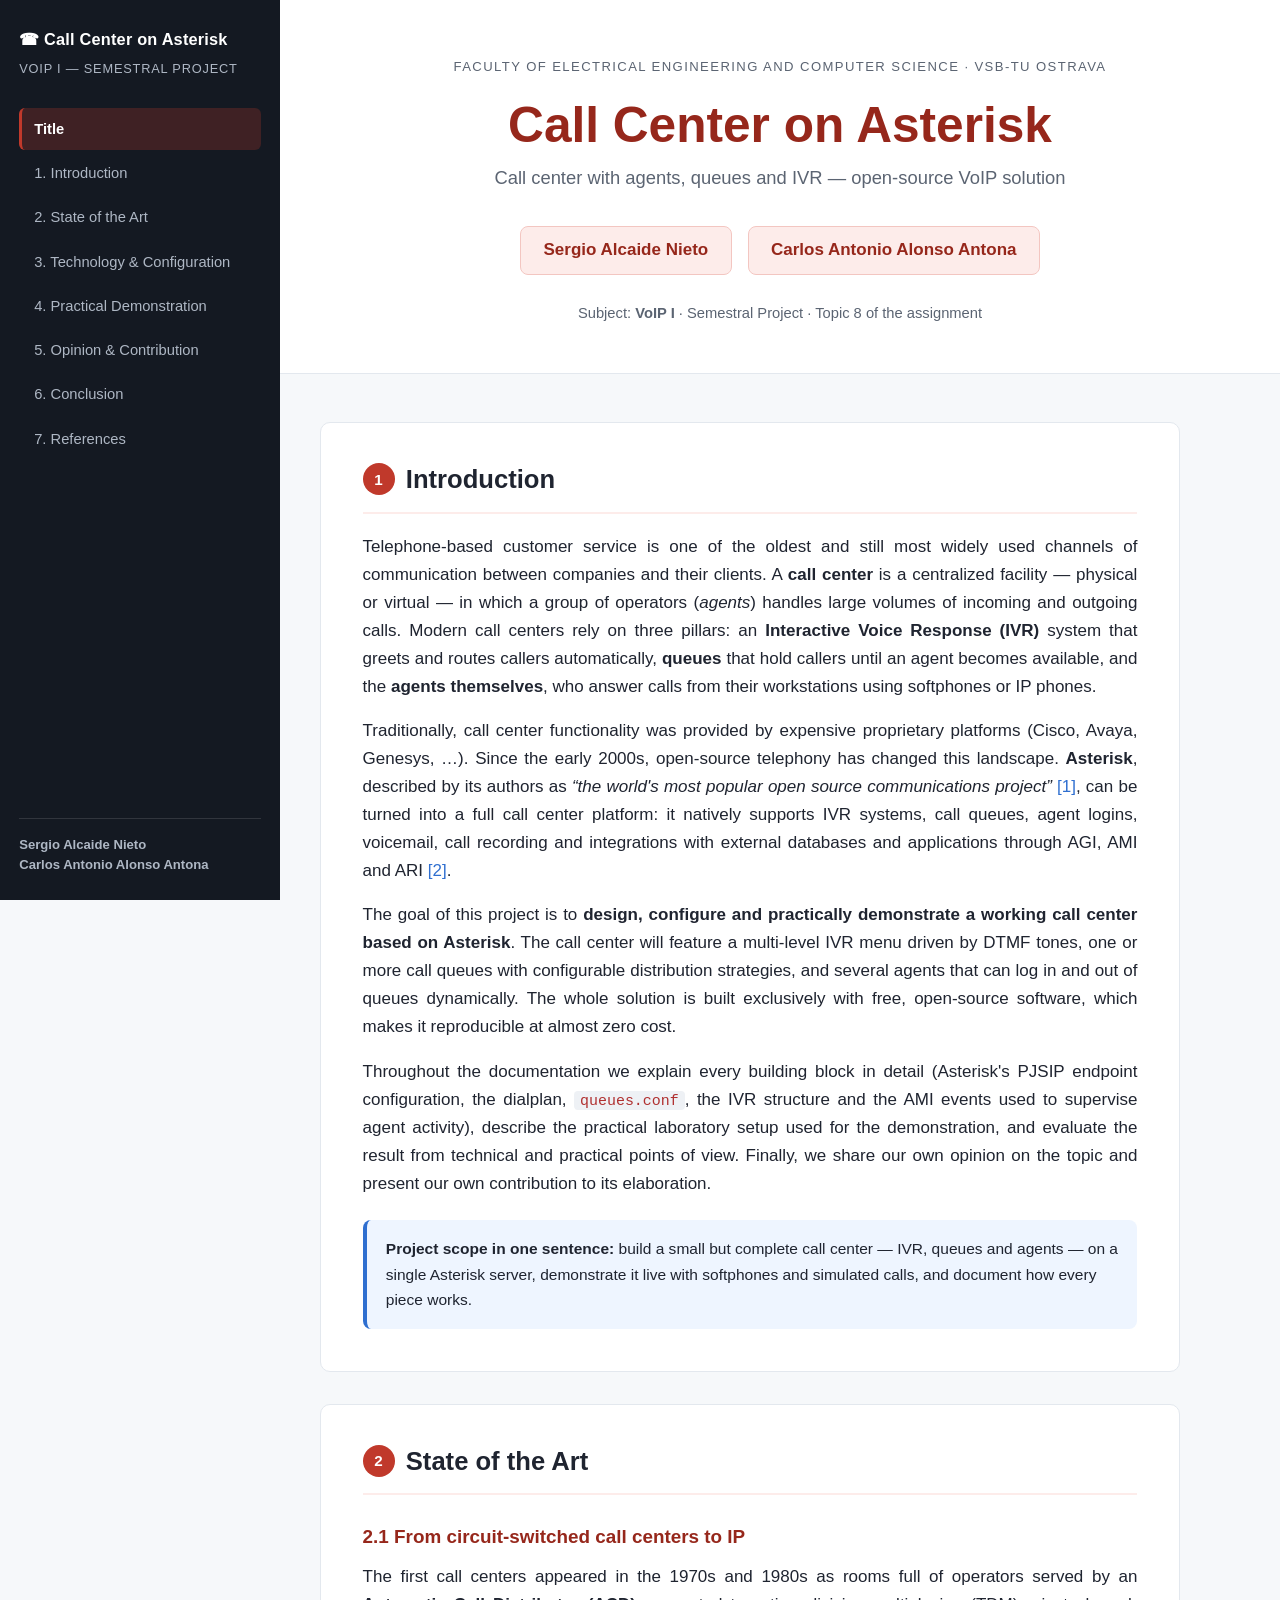
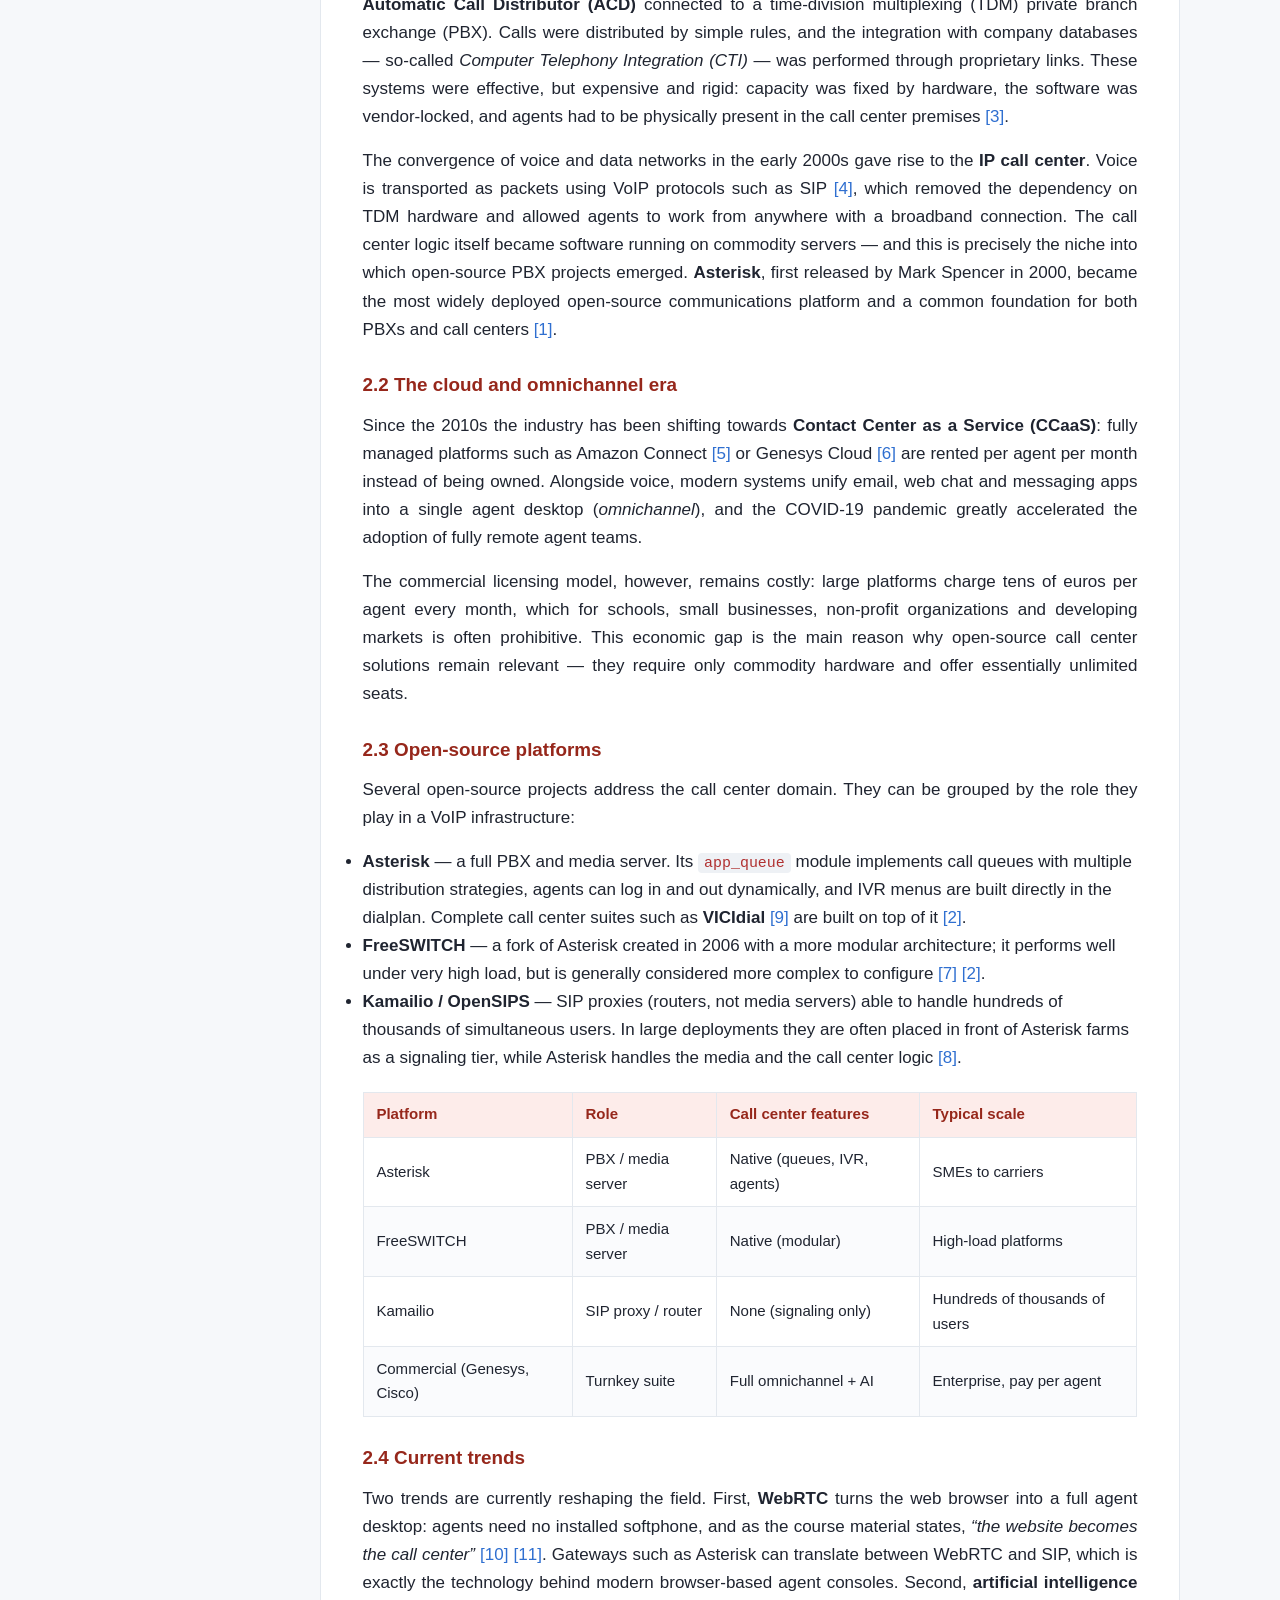
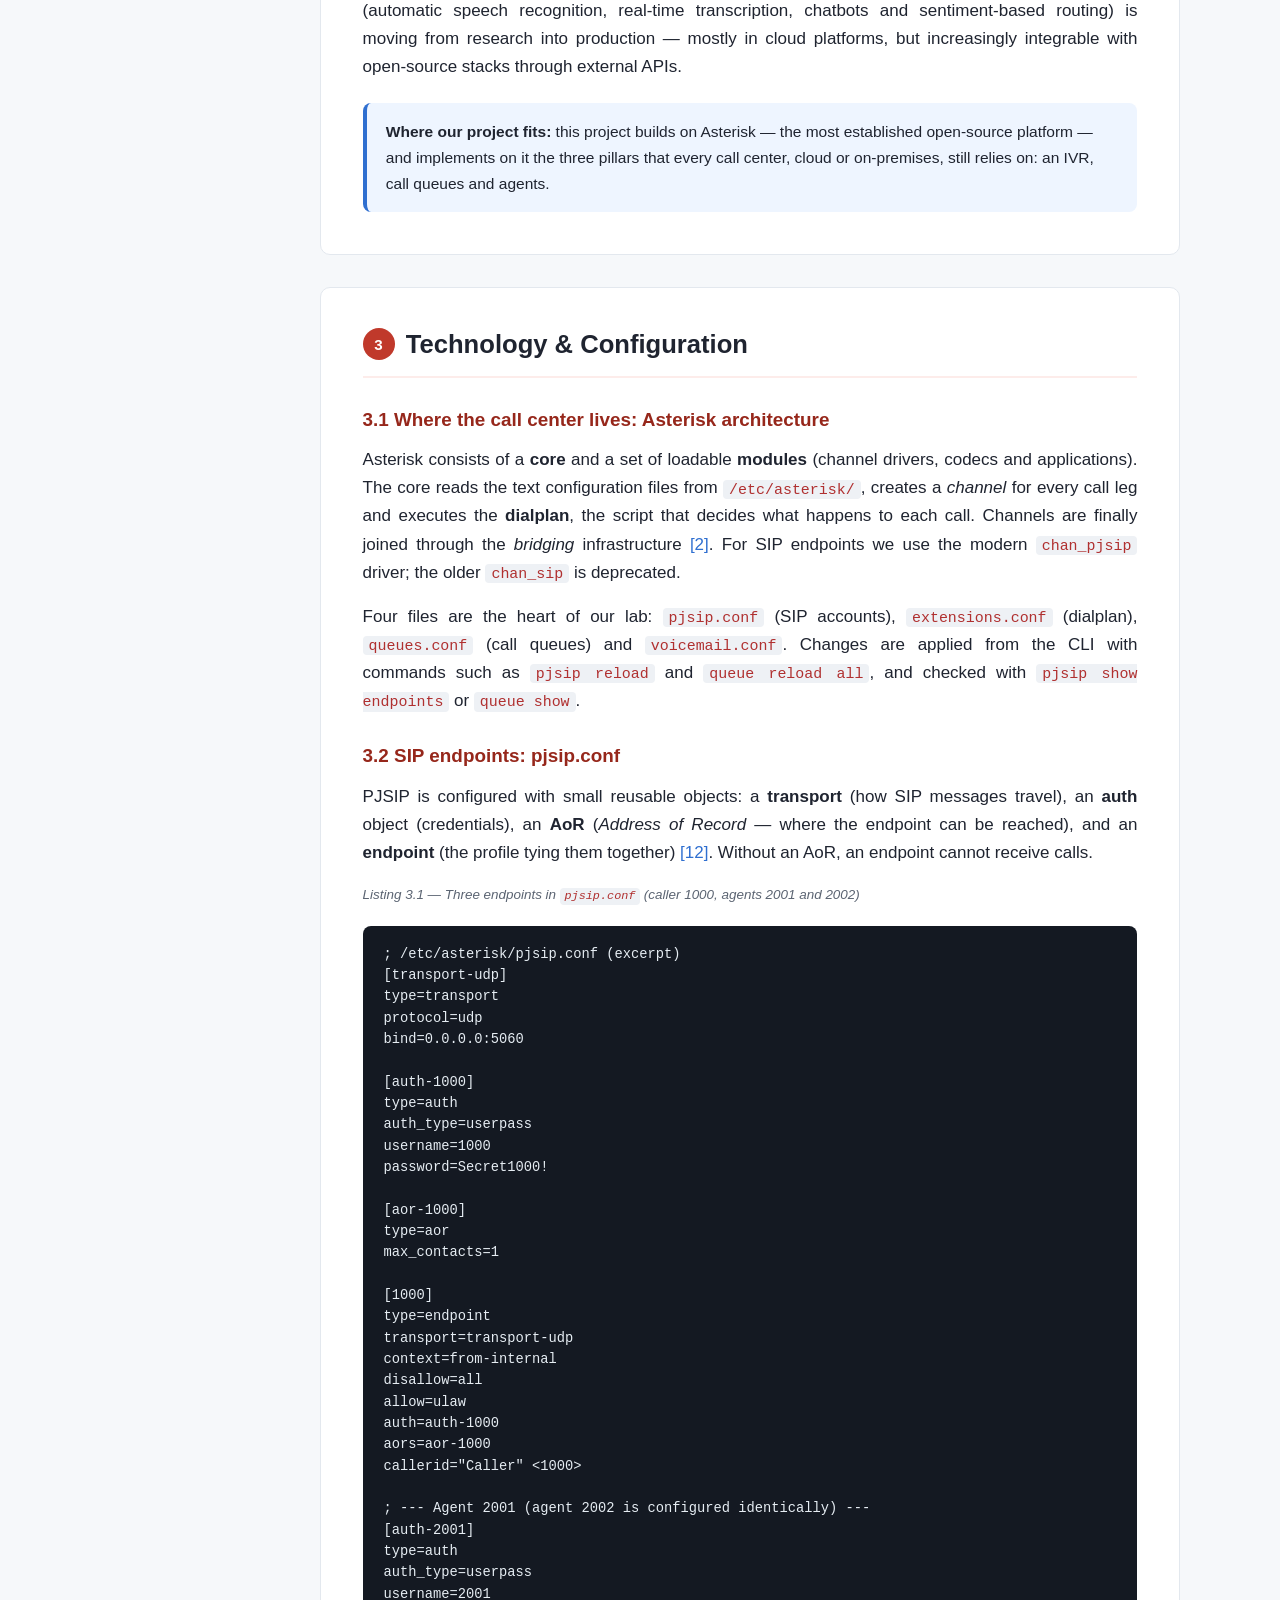
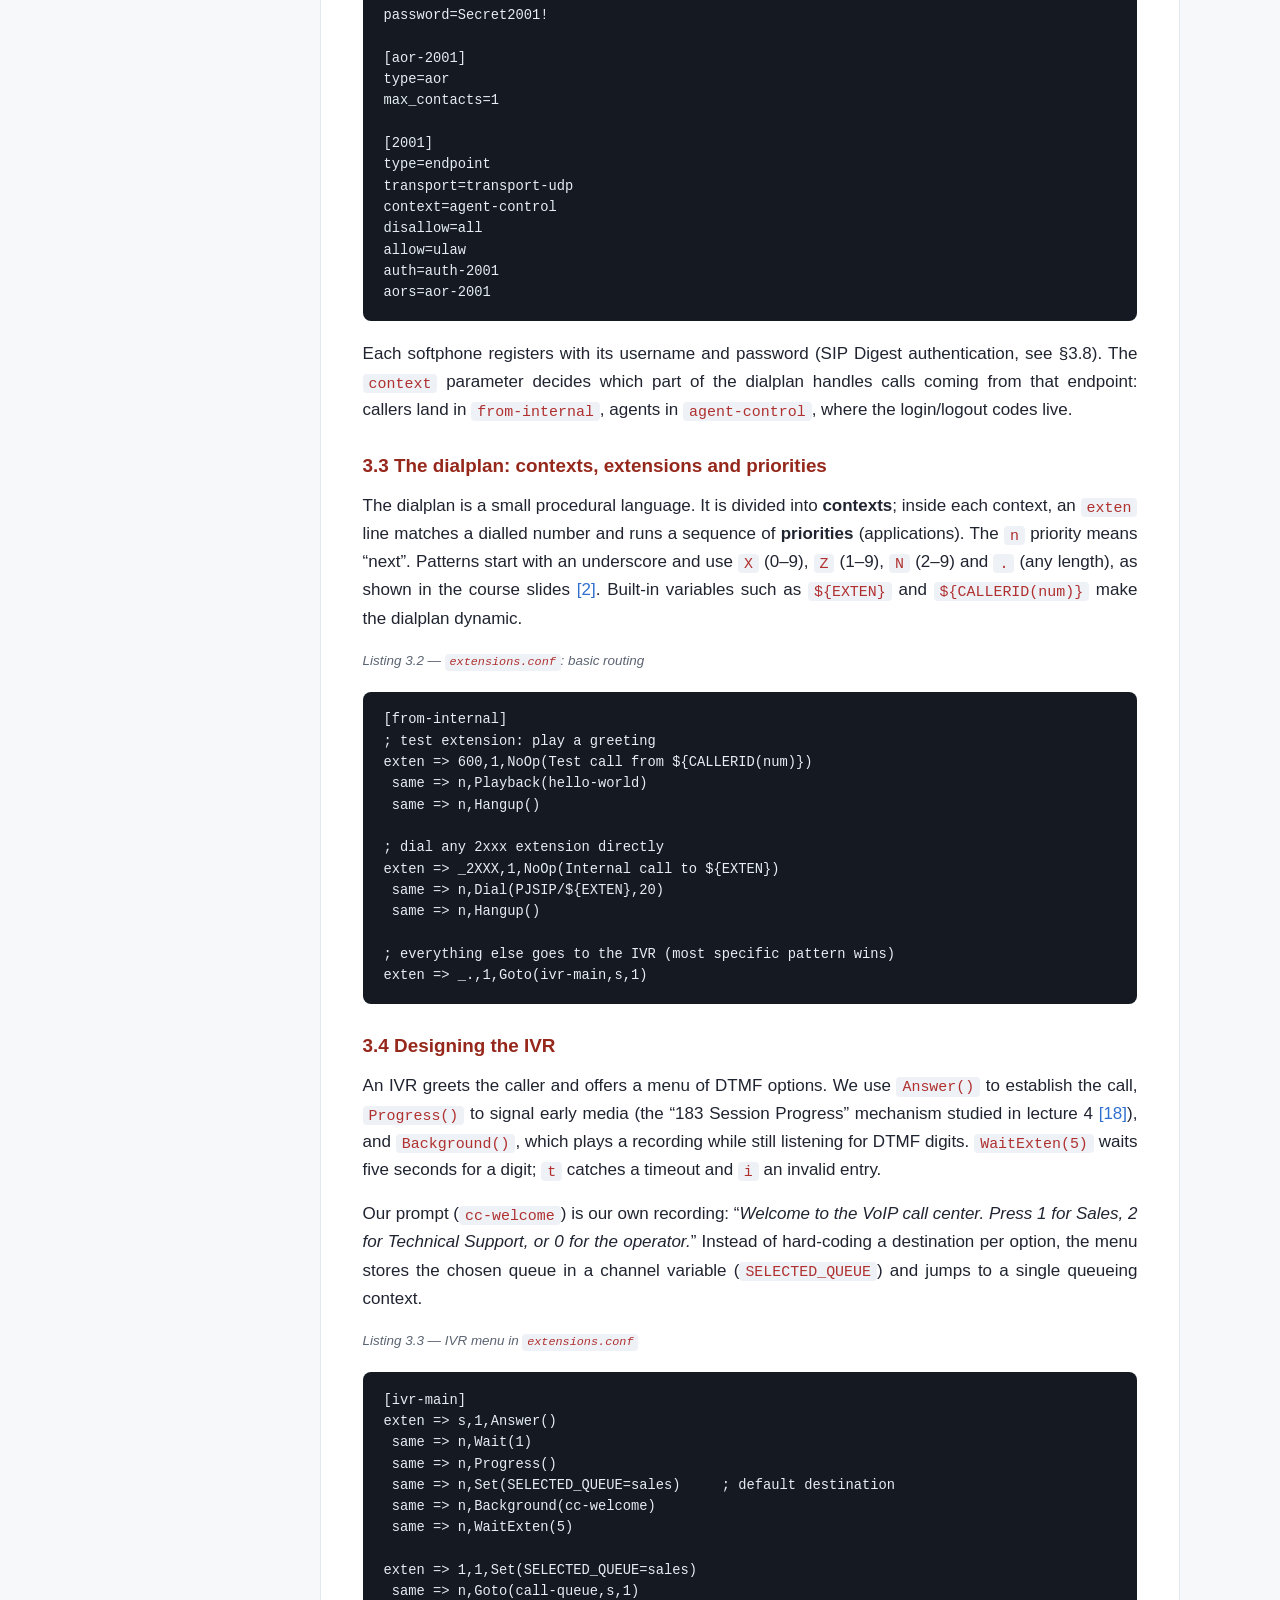
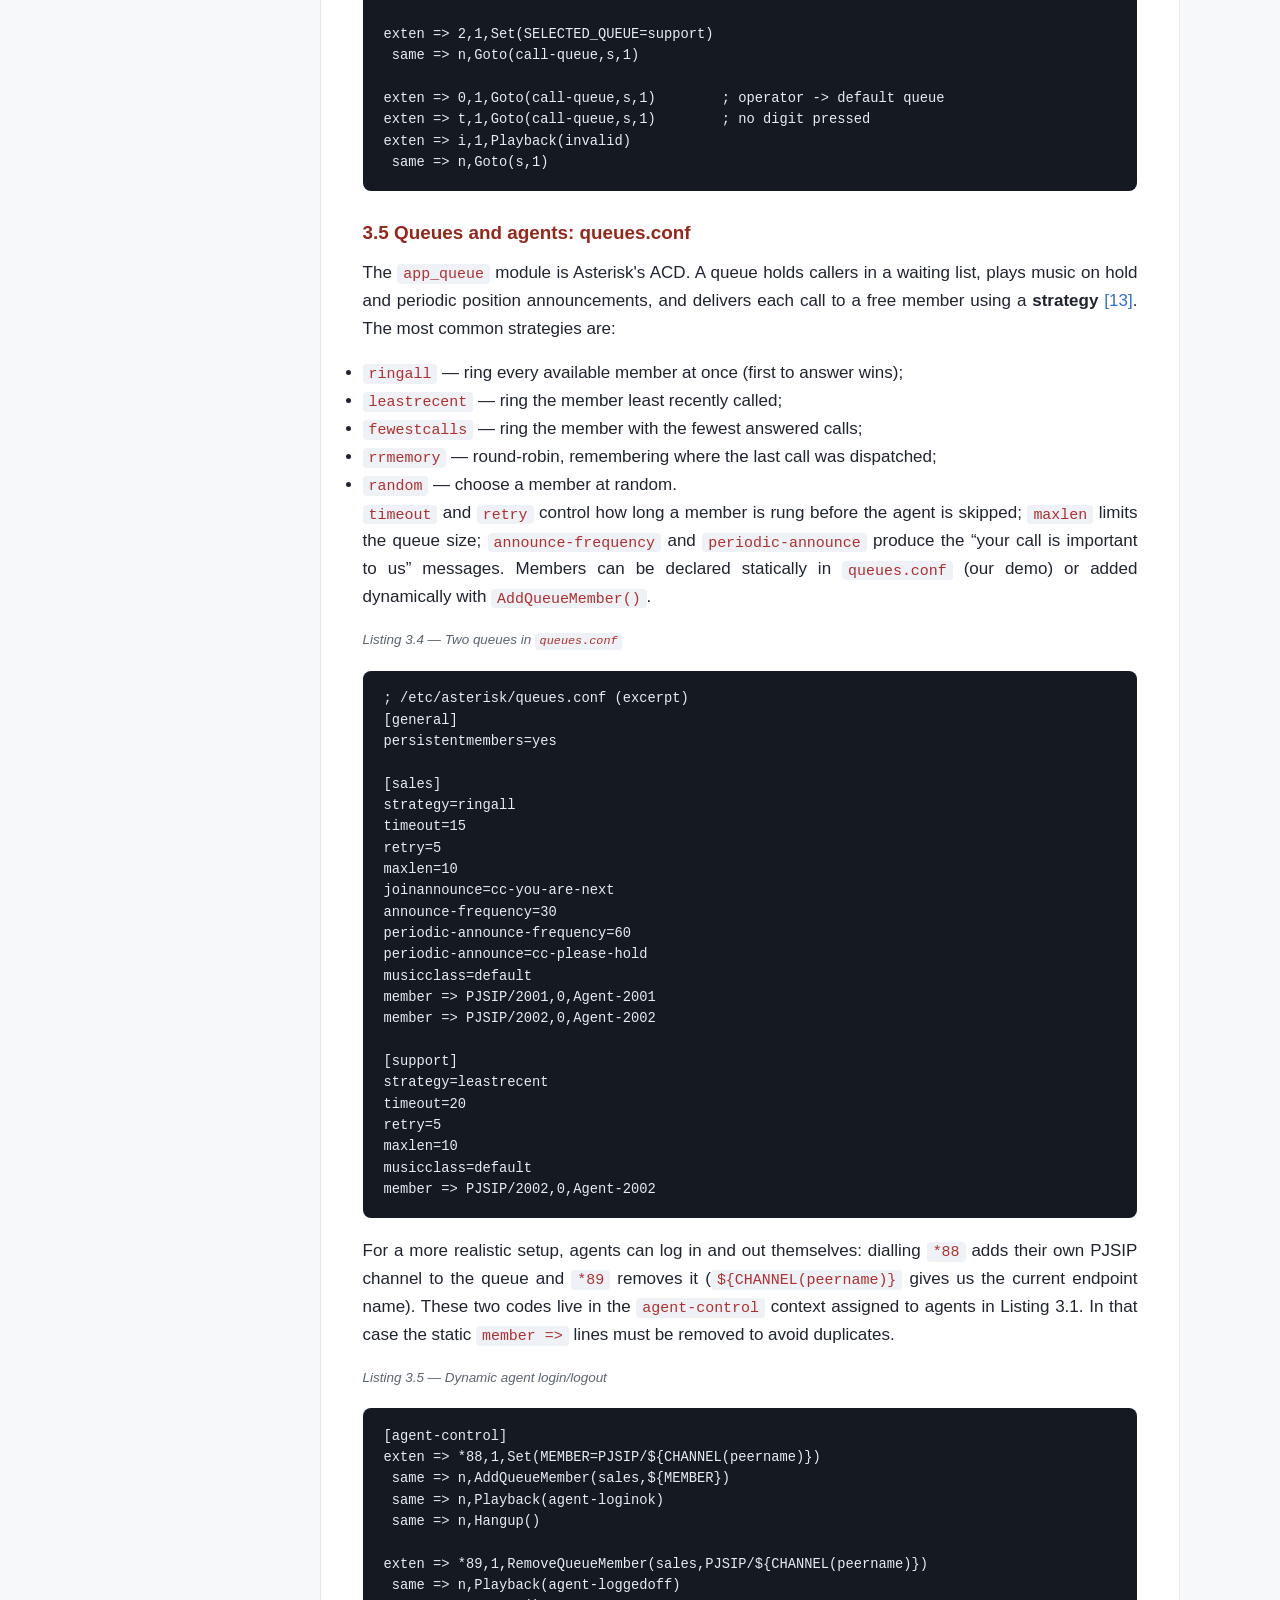
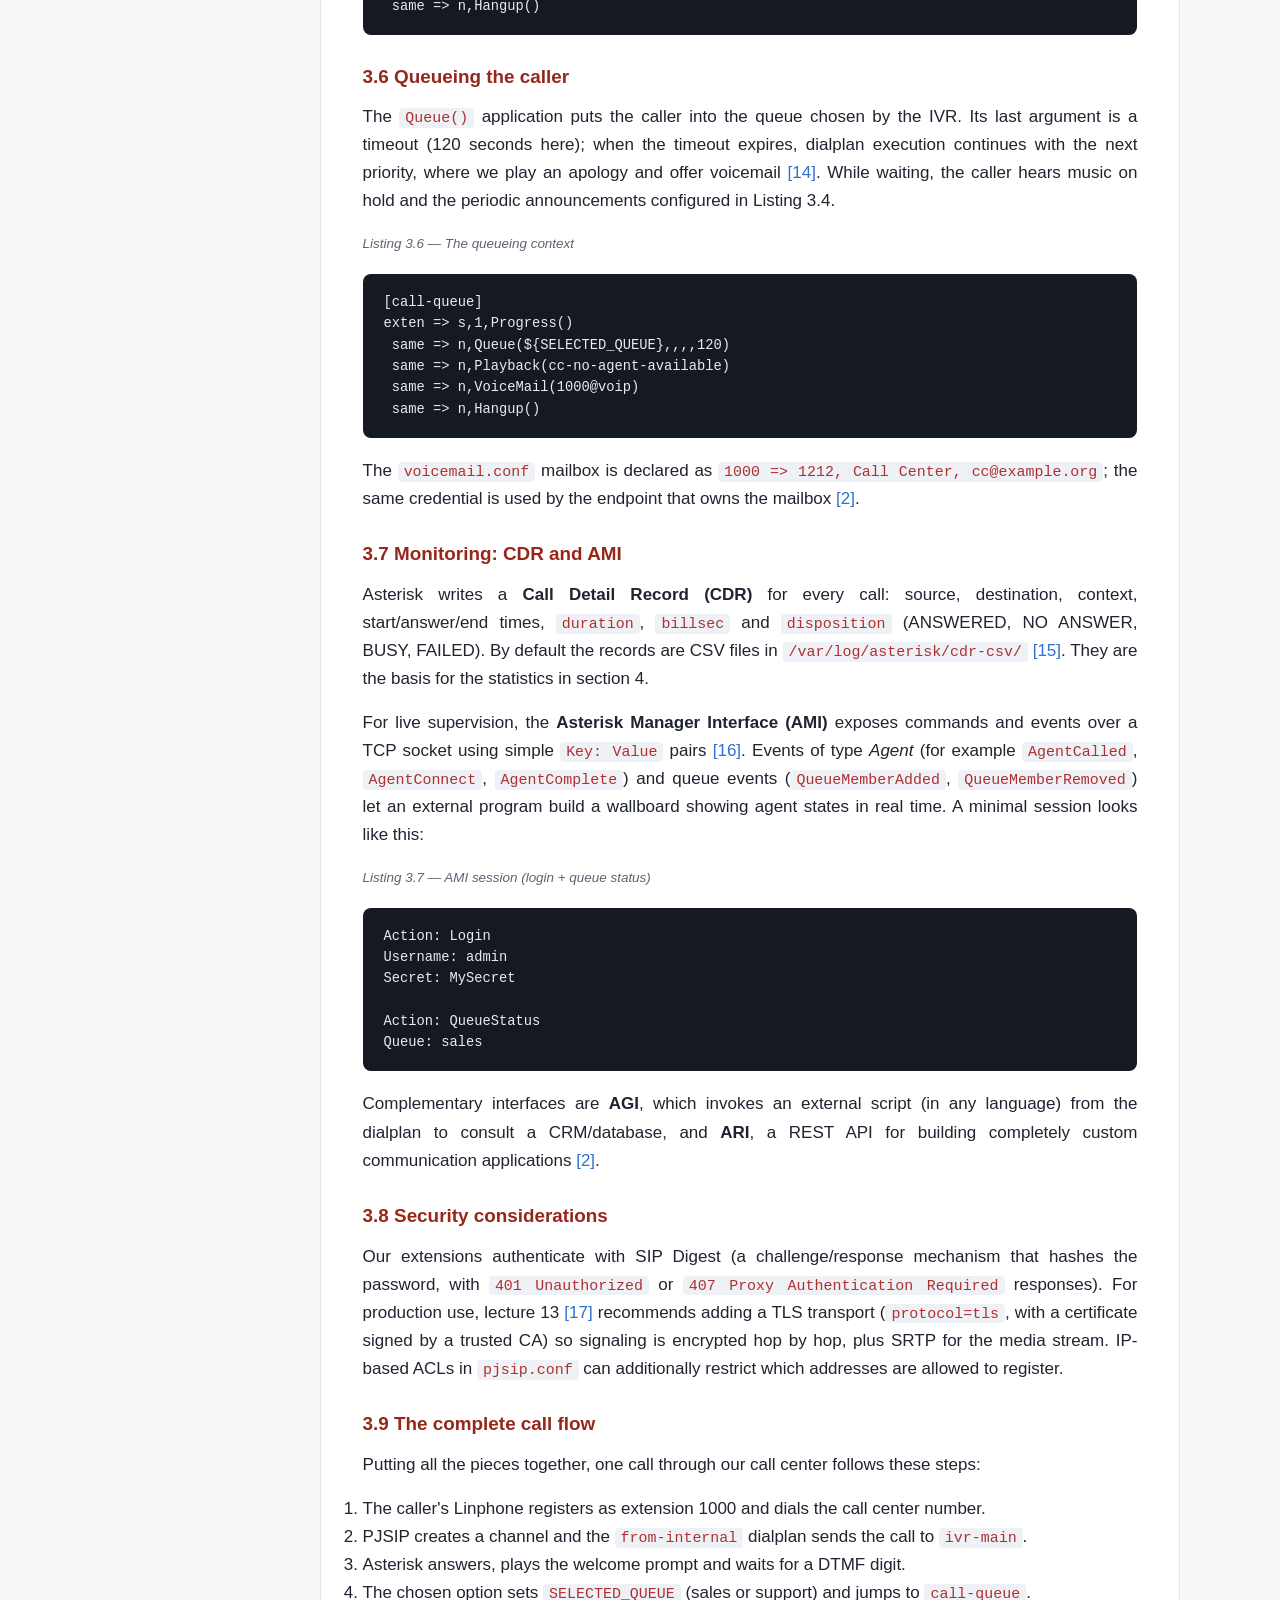
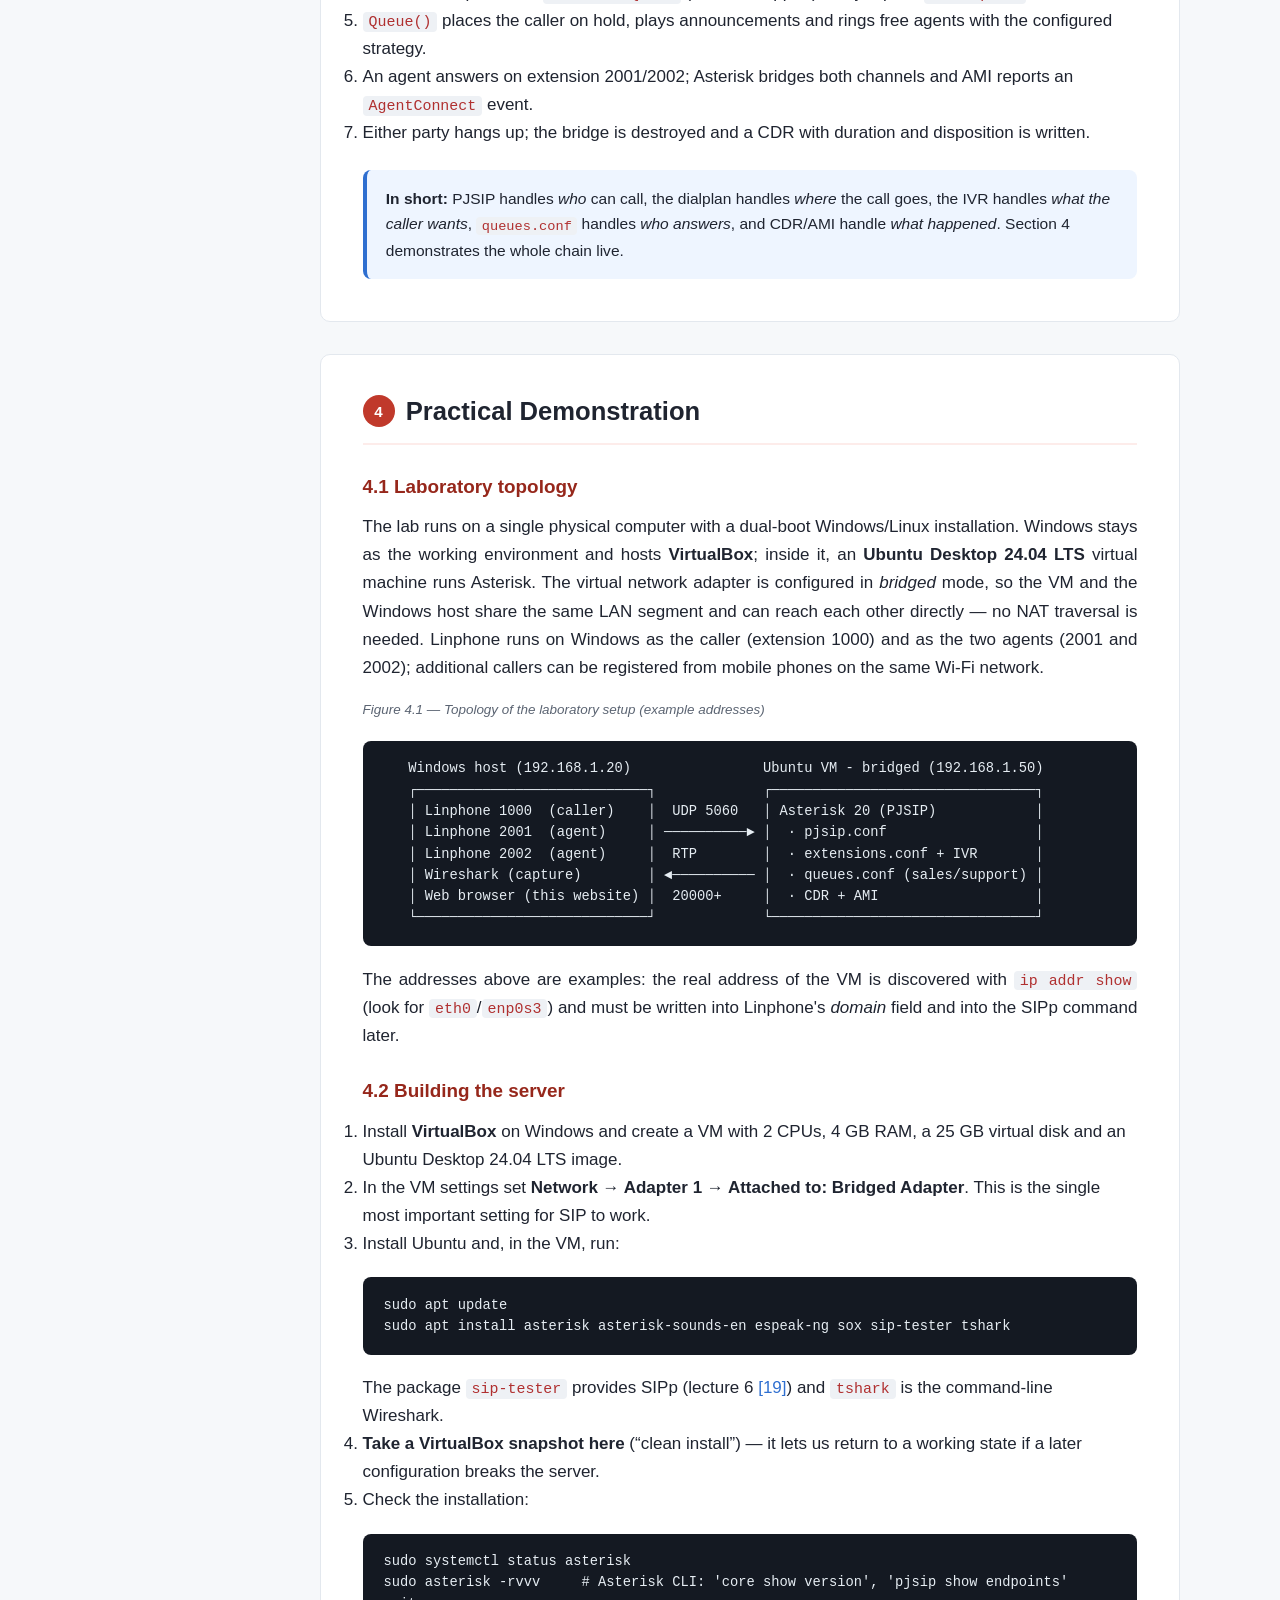
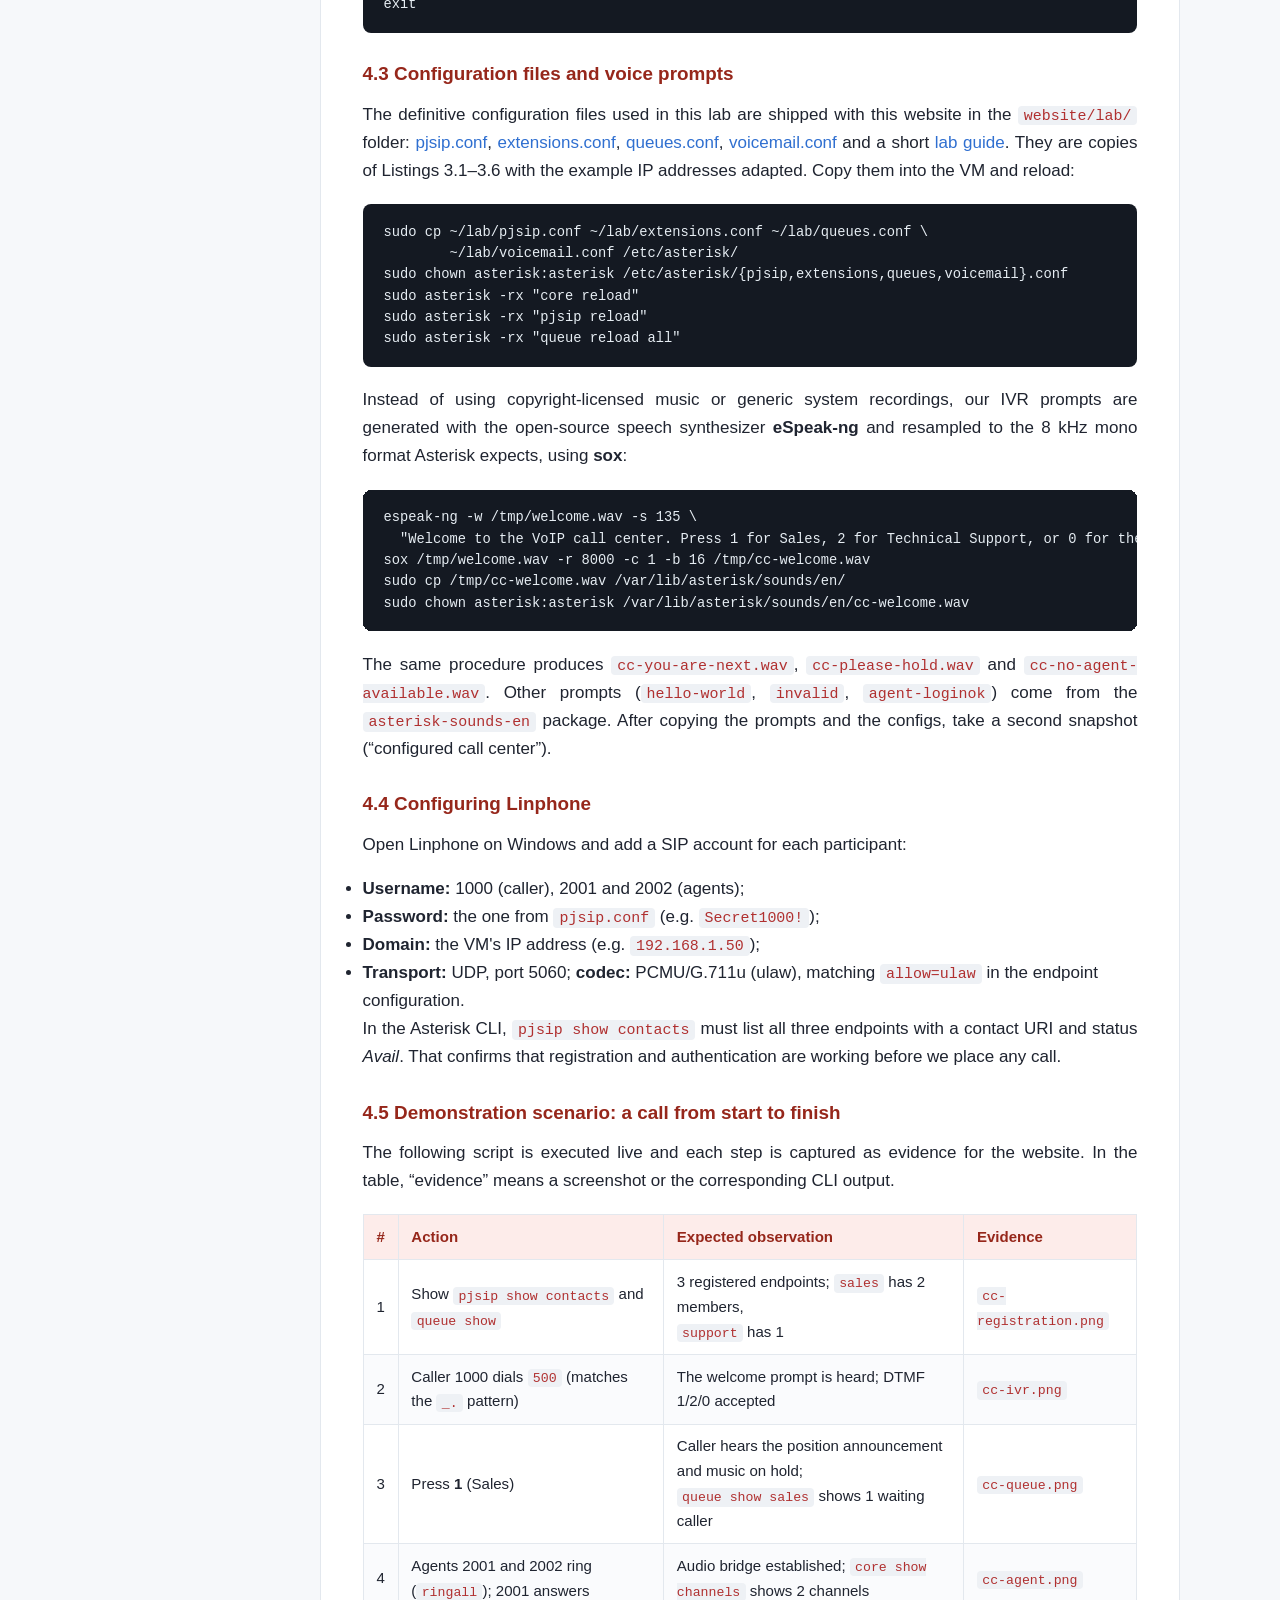
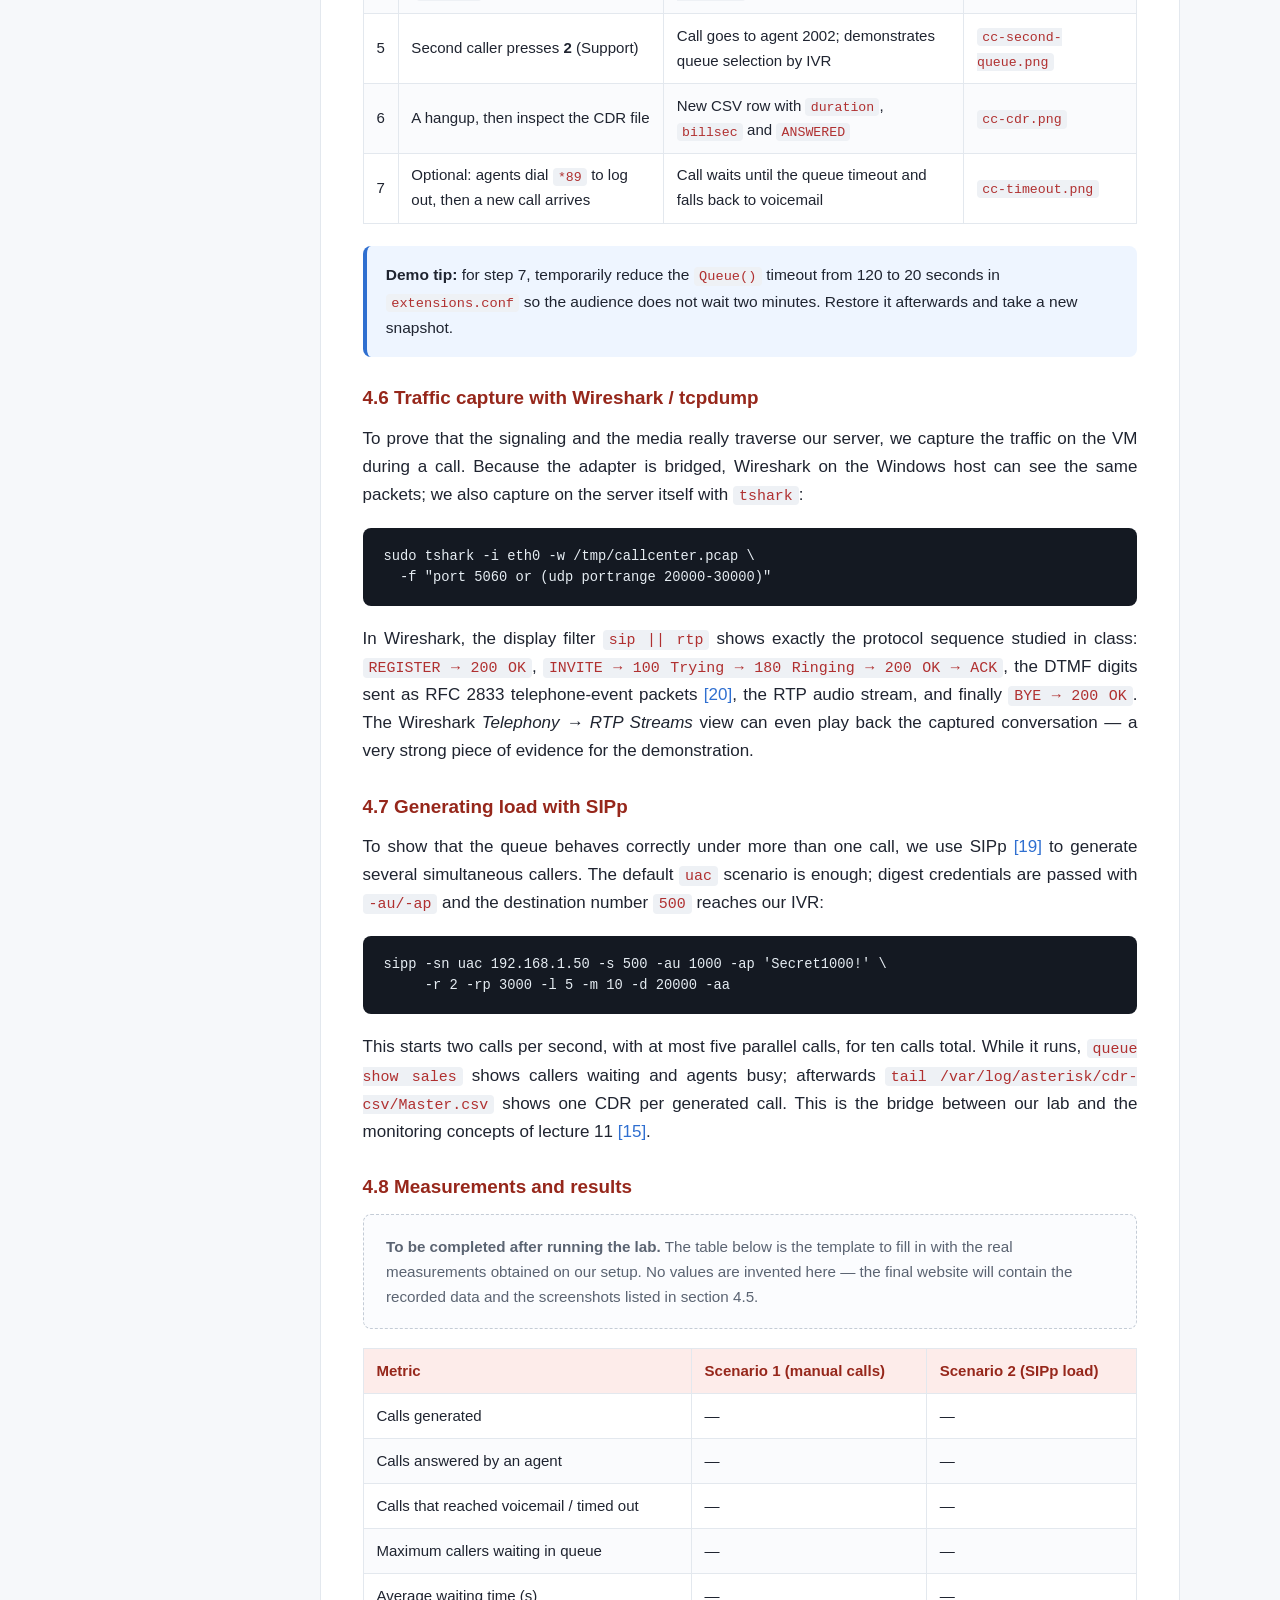
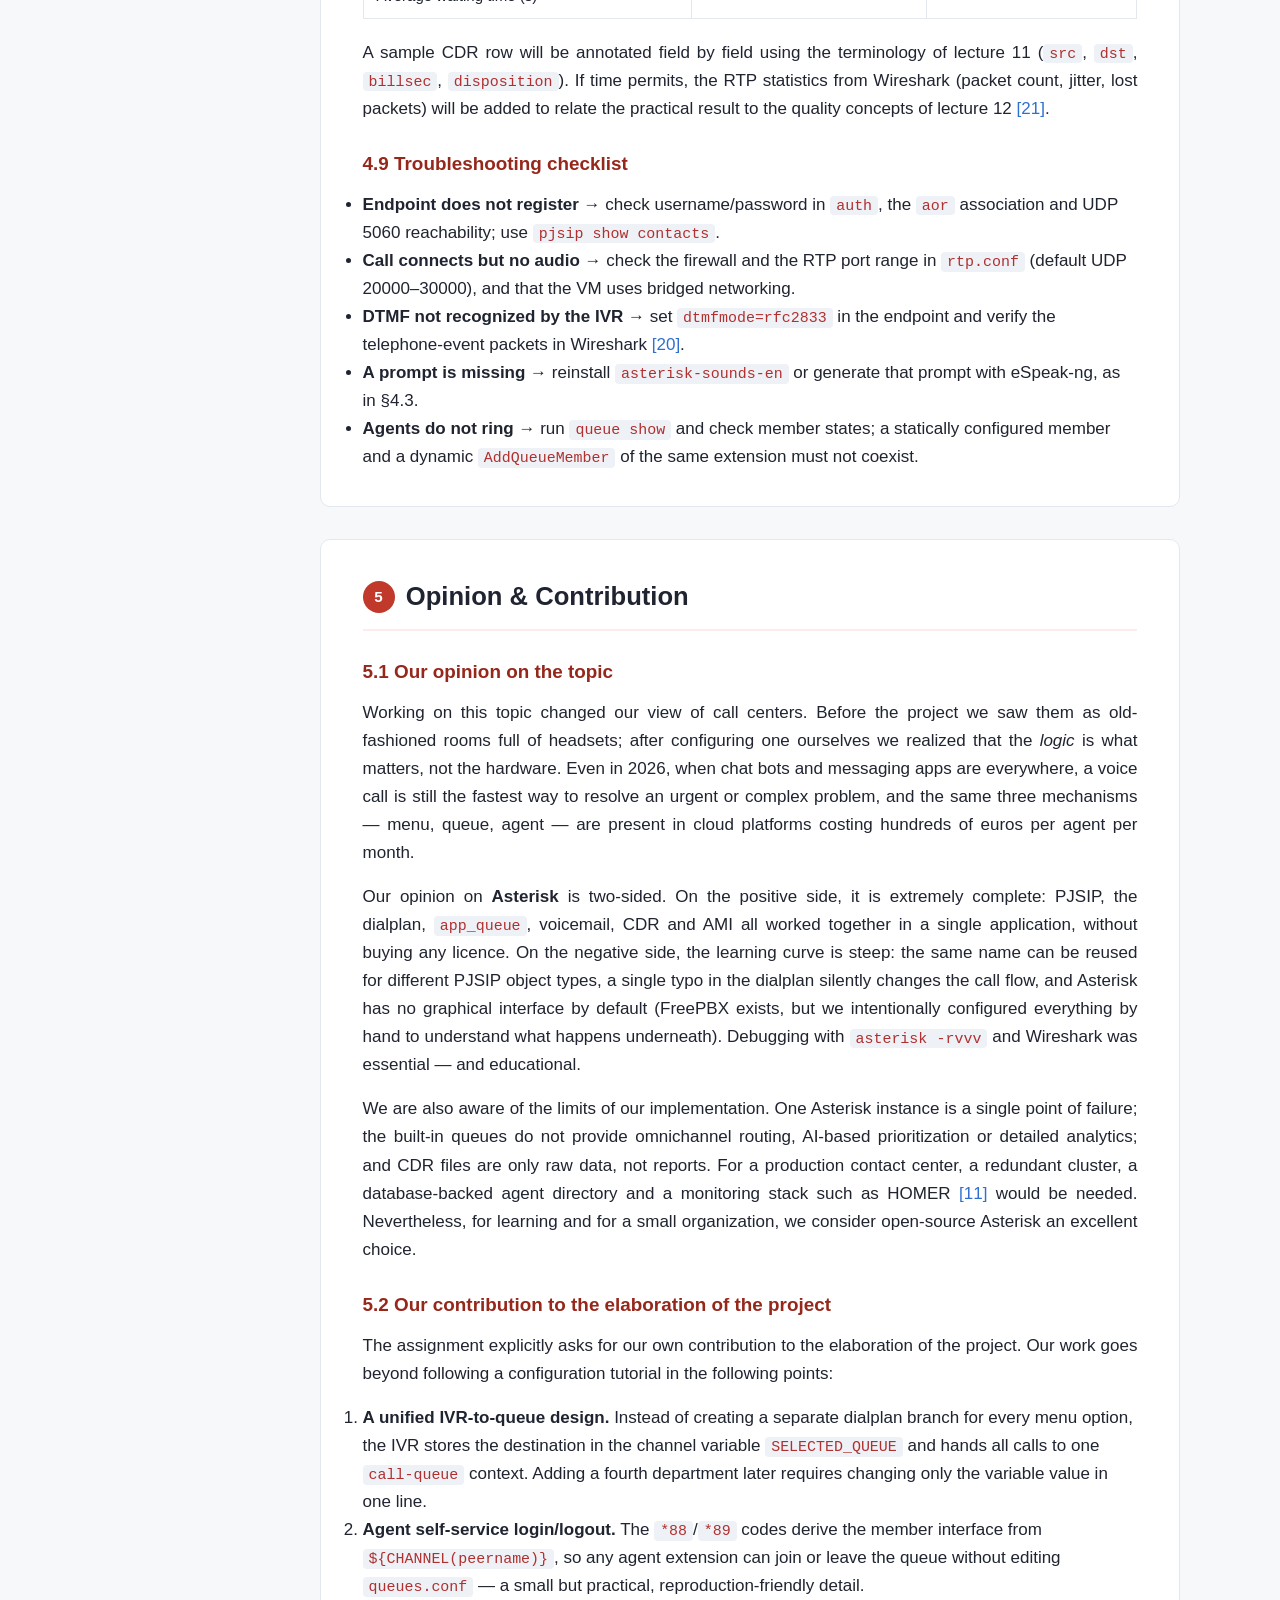
<file: index.html>
<!DOCTYPE html>
<html lang="en">
<head>
    <meta charset="UTF-8">
    <meta name="viewport" content="width=device-width, initial-scale=1.0">
    <meta name="description" content="Semestral project for VoIP I (VSB-TU Ostrava): a call center built on Asterisk with agents, queues and IVR.">
    <title>Call Center on Asterisk — VoIP I Semestral Project</title>
    <link rel="stylesheet" href="css/styles.css">
</head>
<body>

    <button class="nav-toggle" id="navToggle" aria-label="Toggle navigation" aria-expanded="false">
        <span></span><span></span><span></span>
    </button>

    <nav class="sidebar" id="sidebar">
        <div class="sidebar-header">
            <span class="logo">☎ Call Center on Asterisk</span>
            <p class="course">VoIP I — Semestral Project</p>
        </div>
        <ul class="nav-links">
            <li><a href="#top" class="nav-link active">Title</a></li>
            <li><a href="#introduction" class="nav-link">1. Introduction</a></li>
            <li><a href="#state-of-the-art" class="nav-link">2. State of the Art</a></li>
            <li><a href="#technology" class="nav-link">3. Technology &amp; Configuration</a></li>
            <li><a href="#demonstration" class="nav-link">4. Practical Demonstration</a></li>
            <li><a href="#opinion" class="nav-link">5. Opinion &amp; Contribution</a></li>
            <li><a href="#conclusion" class="nav-link">6. Conclusion</a></li>
            <li><a href="#references" class="nav-link">7. References</a></li>
        </ul>
        <div class="sidebar-footer">
            <p><strong>Sergio Alcaide Nieto</strong></p>
            <p><strong>Carlos Antonio Alonso Antona</strong></p>
        </div>
    </nav>

    <main class="content">

        <!-- ===================== TITLE ===================== -->
        <header class="hero" id="top">
            <p class="kicker">Faculty of Electrical Engineering and Computer Science · VSB-TU Ostrava</p>
            <h1>Call Center on Asterisk</h1>
            <p class="subtitle">Call center with agents, queues and IVR — open-source VoIP solution</p>
            <div class="authors">
                <div class="author">
                    <span class="author-name">Sergio Alcaide Nieto</span>
                </div>
                <div class="author">
                    <span class="author-name">Carlos Antonio Alonso Antona</span>
                </div>
            </div>
            <p class="course-meta">Subject: <strong>VoIP I</strong> · Semestral Project · Topic 8 of the assignment</p>
        </header>

        <!-- ===================== 1. INTRODUCTION ===================== -->
        <section class="section" id="introduction">
            <h2><span class="section-number">1</span> Introduction</h2>

            <p>
                Telephone-based customer service is one of the oldest and still most widely used channels of
                communication between companies and their clients. A <strong>call center</strong> is a centralized
                facility — physical or virtual — in which a group of operators (<em>agents</em>) handles large
                volumes of incoming and outgoing calls. Modern call centers rely on three pillars:
                an <strong>Interactive Voice Response (IVR)</strong> system that greets and routes callers
                automatically, <strong>queues</strong> that hold callers until an agent becomes available, and
                the <strong>agents themselves</strong>, who answer calls from their workstations using softphones
                or IP phones.
            </p>

            <p>
                Traditionally, call center functionality was provided by expensive proprietary platforms
                (Cisco, Avaya, Genesys, …). Since the early 2000s, open-source telephony has changed this
                landscape. <strong>Asterisk</strong>, described by its authors as <em>&ldquo;the world's most
                popular open source communications project&rdquo;</em>
                <a href="#ref-1">[1]</a>, can be turned into a full call center platform:
                it natively supports IVR systems, call queues, agent logins, voicemail, call recording and
                integrations with external databases and applications through AGI, AMI and ARI
                <a href="#ref-2">[2]</a>.
            </p>

            <p>
                The goal of this project is to <strong>design, configure and practically demonstrate a working
                call center based on Asterisk</strong>. The call center will feature a multi-level IVR menu
                driven by DTMF tones, one or more call queues with configurable distribution strategies, and
                several agents that can log in and out of queues dynamically. The whole solution is built
                exclusively with free, open-source software, which makes it reproducible at almost zero cost.
            </p>

            <p>
                Throughout the documentation we explain every building block in detail (Asterisk's PJSIP
                endpoint configuration, the dialplan, <code>queues.conf</code>, the IVR structure and the
                AMI events used to supervise agent activity), describe the practical laboratory setup used
                for the demonstration, and evaluate the result from technical and practical points of view.
                Finally, we share our own opinion on the topic and present our own contribution to its
                elaboration.
            </p>

            <div class="callout info">
                <strong>Project scope in one sentence:</strong> build a small but complete call center —
                IVR, queues and agents — on a single Asterisk server, demonstrate it live with softphones
                and simulated calls, and document how every piece works.
            </div>
        </section>

        <!-- ===================== 2. STATE OF THE ART ===================== -->
        <section class="section" id="state-of-the-art">
            <h2><span class="section-number">2</span> State of the Art</h2>

            <h3>2.1 From circuit-switched call centers to IP</h3>

            <p>
                The first call centers appeared in the 1970s and 1980s as rooms full of operators served by
                an <strong>Automatic Call Distributor (ACD)</strong> connected to a time-division multiplexing
                (TDM) private branch exchange (PBX). Calls were distributed by simple rules, and the
                integration with company databases — so-called <em>Computer Telephony Integration (CTI)</em> —
                was performed through proprietary links. These systems were effective, but expensive and
                rigid: capacity was fixed by hardware, the software was vendor-locked, and agents had to be
                physically present in the call center premises <a href="#ref-3">[3]</a>.
            </p>

            <p>
                The convergence of voice and data networks in the early 2000s gave rise to the
                <strong>IP call center</strong>. Voice is transported as packets using VoIP protocols such
                as SIP <a href="#ref-4">[4]</a>, which removed the dependency on TDM hardware and allowed
                agents to work from anywhere with a broadband connection. The call center logic itself
                became software running on commodity servers — and this is precisely the niche into which
                open-source PBX projects emerged. <strong>Asterisk</strong>, first released by Mark Spencer
                in 2000, became the most widely deployed open-source communications platform and a common
                foundation for both PBXs and call centers <a href="#ref-1">[1]</a>.
            </p>

            <h3>2.2 The cloud and omnichannel era</h3>

            <p>
                Since the 2010s the industry has been shifting towards <strong>Contact Center as a Service
                (CCaaS)</strong>: fully managed platforms such as Amazon Connect
                <a href="#ref-5">[5]</a> or Genesys Cloud <a href="#ref-6">[6]</a> are rented per agent per
                month instead of being owned. Alongside voice, modern systems unify email, web chat and
                messaging apps into a single agent desktop (<em>omnichannel</em>), and the COVID-19 pandemic
                greatly accelerated the adoption of fully remote agent teams.
            </p>

            <p>
                The commercial licensing model, however, remains costly: large platforms charge tens of euros
                per agent every month, which for schools, small businesses, non-profit organizations and
                developing markets is often prohibitive. This economic gap is the main reason why open-source
                call center solutions remain relevant — they require only commodity hardware and offer
                essentially unlimited seats.
            </p>

            <h3>2.3 Open-source platforms</h3>

            <p>
                Several open-source projects address the call center domain. They can be grouped by the role
                they play in a VoIP infrastructure:
            </p>

            <ul>
                <li>
                    <strong>Asterisk</strong> — a full PBX and media server. Its <code>app_queue</code>
                    module implements call queues with multiple distribution strategies, agents can log in
                    and out dynamically, and IVR menus are built directly in the dialplan. Complete call
                    center suites such as <strong>VICIdial</strong> <a href="#ref-9">[9]</a> are built on
                    top of it <a href="#ref-2">[2]</a>.
                </li>
                <li>
                    <strong>FreeSWITCH</strong> — a fork of Asterisk created in 2006 with a more modular
                    architecture; it performs well under very high load, but is generally considered more
                    complex to configure <a href="#ref-7">[7]</a> <a href="#ref-2">[2]</a>.
                </li>
                <li>
                    <strong>Kamailio / OpenSIPS</strong> — SIP proxies (routers, not media servers) able to
                    handle hundreds of thousands of simultaneous users. In large deployments they are often
                    placed in front of Asterisk farms as a signaling tier, while Asterisk handles the media
                    and the call center logic <a href="#ref-8">[8]</a>.
                </li>
            </ul>

            <table>
                <thead>
                    <tr>
                        <th>Platform</th>
                        <th>Role</th>
                        <th>Call center features</th>
                        <th>Typical scale</th>
                    </tr>
                </thead>
                <tbody>
                    <tr>
                        <td>Asterisk</td>
                        <td>PBX / media server</td>
                        <td>Native (queues, IVR, agents)</td>
                        <td>SMEs to carriers</td>
                    </tr>
                    <tr>
                        <td>FreeSWITCH</td>
                        <td>PBX / media server</td>
                        <td>Native (modular)</td>
                        <td>High-load platforms</td>
                    </tr>
                    <tr>
                        <td>Kamailio</td>
                        <td>SIP proxy / router</td>
                        <td>None (signaling only)</td>
                        <td>Hundreds of thousands of users</td>
                    </tr>
                    <tr>
                        <td>Commercial (Genesys, Cisco)</td>
                        <td>Turnkey suite</td>
                        <td>Full omnichannel + AI</td>
                        <td>Enterprise, pay per agent</td>
                    </tr>
                </tbody>
            </table>

            <h3>2.4 Current trends</h3>

            <p>
                Two trends are currently reshaping the field. First, <strong>WebRTC</strong> turns the web
                browser into a full agent desktop: agents need no installed softphone, and as the course
                material states, <em>&ldquo;the website becomes the call center&rdquo;</em>
                <a href="#ref-10">[10]</a> <a href="#ref-11">[11]</a>. Gateways such as Asterisk can translate
                between WebRTC and SIP, which is exactly the technology behind modern browser-based agent
                consoles. Second, <strong>artificial intelligence</strong> (automatic speech recognition,
                real-time transcription, chatbots and sentiment-based routing) is moving from research into
                production — mostly in cloud platforms, but increasingly integrable with open-source stacks
                through external APIs.
            </p>

            <div class="callout info">
                <strong>Where our project fits:</strong> this project builds on Asterisk — the most
                established open-source platform — and implements on it the three pillars that every call
                center, cloud or on-premises, still relies on: an IVR, call queues and agents.
            </div>
        </section>

        <!-- ===================== 3. TECHNOLOGY & CONFIGURATION ===================== -->
        <section class="section" id="technology">
            <h2><span class="section-number">3</span> Technology &amp; Configuration</h2>

            <h3>3.1 Where the call center lives: Asterisk architecture</h3>

            <p>
                Asterisk consists of a <strong>core</strong> and a set of loadable <strong>modules</strong>
                (channel drivers, codecs and applications). The core reads the text configuration files from
                <code>/etc/asterisk/</code>, creates a <em>channel</em> for every call leg and executes the
                <strong>dialplan</strong>, the script that decides what happens to each call. Channels are
                finally joined through the <em>bridging</em> infrastructure
                <a href="#ref-2">[2]</a>. For SIP endpoints we use the modern <code>chan_pjsip</code>
                driver; the older <code>chan_sip</code> is deprecated.
            </p>

            <p>
                Four files are the heart of our lab: <code>pjsip.conf</code> (SIP accounts),
                <code>extensions.conf</code> (dialplan), <code>queues.conf</code> (call queues) and
                <code>voicemail.conf</code>. Changes are applied from the CLI with commands such as
                <code>pjsip reload</code> and <code>queue reload all</code>, and checked with
                <code>pjsip show endpoints</code> or <code>queue show</code>.
            </p>

            <h3>3.2 SIP endpoints: pjsip.conf</h3>

            <p>
                PJSIP is configured with small reusable objects: a <strong>transport</strong> (how SIP
                messages travel), an <strong>auth</strong> object (credentials), an <strong>AoR</strong>
                (<em>Address of Record</em> — where the endpoint can be reached), and an
                <strong>endpoint</strong> (the profile tying them together)
                <a href="#ref-12">[12]</a>. Without an AoR, an endpoint cannot receive calls.
            </p>

            <p class="listing-caption">Listing 3.1 — Three endpoints in <code>pjsip.conf</code> (caller 1000, agents 2001 and 2002)</p>
            <pre><code>; /etc/asterisk/pjsip.conf (excerpt)
[transport-udp]
type=transport
protocol=udp
bind=0.0.0.0:5060

[auth-1000]
type=auth
auth_type=userpass
username=1000
password=Secret1000!

[aor-1000]
type=aor
max_contacts=1

[1000]
type=endpoint
transport=transport-udp
context=from-internal
disallow=all
allow=ulaw
auth=auth-1000
aors=aor-1000
callerid="Caller" &lt;1000&gt;

; --- Agent 2001 (agent 2002 is configured identically) ---
[auth-2001]
type=auth
auth_type=userpass
username=2001
password=Secret2001!

[aor-2001]
type=aor
max_contacts=1

[2001]
type=endpoint
transport=transport-udp
context=agent-control
disallow=all
allow=ulaw
auth=auth-2001
aors=aor-2001</code></pre>

            <p>
                Each softphone registers with its username and password (SIP Digest authentication,
                see §3.8). The <code>context</code> parameter decides which part of the dialplan handles
                calls coming from that endpoint: callers land in <code>from-internal</code>, agents in
                <code>agent-control</code>, where the login/logout codes live.
            </p>

            <h3>3.3 The dialplan: contexts, extensions and priorities</h3>

            <p>
                The dialplan is a small procedural language. It is divided into <strong>contexts</strong>;
                inside each context, an <code>exten</code> line matches a dialled number and runs a sequence
                of <strong>priorities</strong> (applications). The <code>n</code> priority means &ldquo;next&rdquo;.
                Patterns start with an underscore and use <code>X</code> (0–9), <code>Z</code> (1–9),
                <code>N</code> (2–9) and <code>.</code> (any length), as shown in the course slides
                <a href="#ref-2">[2]</a>. Built-in variables such as <code>${EXTEN}</code> and
                <code>${CALLERID(num)}</code> make the dialplan dynamic.
            </p>

            <p class="listing-caption">Listing 3.2 — <code>extensions.conf</code>: basic routing</p>
            <pre><code>[from-internal]
; test extension: play a greeting
exten =&gt; 600,1,NoOp(Test call from ${CALLERID(num)})
 same =&gt; n,Playback(hello-world)
 same =&gt; n,Hangup()

; dial any 2xxx extension directly
exten =&gt; _2XXX,1,NoOp(Internal call to ${EXTEN})
 same =&gt; n,Dial(PJSIP/${EXTEN},20)
 same =&gt; n,Hangup()

; everything else goes to the IVR (most specific pattern wins)
exten =&gt; _.,1,Goto(ivr-main,s,1)</code></pre>

            <h3>3.4 Designing the IVR</h3>

            <p>
                An IVR greets the caller and offers a menu of DTMF options. We use
                <code>Answer()</code> to establish the call, <code>Progress()</code> to signal early media
                (the &ldquo;183 Session Progress&rdquo; mechanism studied in lecture 4
                <a href="#ref-18">[18]</a>), and <code>Background()</code>, which plays a recording while
                still listening for DTMF digits. <code>WaitExten(5)</code> waits five seconds for a digit;
                <code>t</code> catches a timeout and <code>i</code> an invalid entry.
            </p>

            <p>
                Our prompt (<code>cc-welcome</code>) is our own recording: &ldquo;<em>Welcome to the VoIP call
                center. Press 1 for Sales, 2 for Technical Support, or 0 for the operator.</em>&rdquo; Instead
                of hard-coding a destination per option, the menu stores the chosen queue in a channel
                variable (<code>SELECTED_QUEUE</code>) and jumps to a single queueing context.
            </p>

            <p class="listing-caption">Listing 3.3 — IVR menu in <code>extensions.conf</code></p>
            <pre><code>[ivr-main]
exten =&gt; s,1,Answer()
 same =&gt; n,Wait(1)
 same =&gt; n,Progress()
 same =&gt; n,Set(SELECTED_QUEUE=sales)     ; default destination
 same =&gt; n,Background(cc-welcome)
 same =&gt; n,WaitExten(5)

exten =&gt; 1,1,Set(SELECTED_QUEUE=sales)
 same =&gt; n,Goto(call-queue,s,1)

exten =&gt; 2,1,Set(SELECTED_QUEUE=support)
 same =&gt; n,Goto(call-queue,s,1)

exten =&gt; 0,1,Goto(call-queue,s,1)        ; operator -> default queue
exten =&gt; t,1,Goto(call-queue,s,1)        ; no digit pressed
exten =&gt; i,1,Playback(invalid)
 same =&gt; n,Goto(s,1)</code></pre>

            <h3>3.5 Queues and agents: queues.conf</h3>

            <p>
                The <code>app_queue</code> module is Asterisk's ACD. A queue holds callers in a waiting
                list, plays music on hold and periodic position announcements, and delivers each call to a
                free member using a <strong>strategy</strong>
                <a href="#ref-13">[13]</a>. The most common strategies are:
            </p>

            <ul>
                <li><code>ringall</code> — ring every available member at once (first to answer wins);</li>
                <li><code>leastrecent</code> — ring the member least recently called;</li>
                <li><code>fewestcalls</code> — ring the member with the fewest answered calls;</li>
                <li><code>rrmemory</code> — round-robin, remembering where the last call was dispatched;</li>
                <li><code>random</code> — choose a member at random.</li>
            </ul>

            <p>
                <code>timeout</code> and <code>retry</code> control how long a member is rung before the
                agent is skipped; <code>maxlen</code> limits the queue size;
                <code>announce-frequency</code> and <code>periodic-announce</code> produce the
                &ldquo;your call is important to us&rdquo; messages. Members can be declared statically in
                <code>queues.conf</code> (our demo) or added dynamically with
                <code>AddQueueMember()</code>.
            </p>

            <p class="listing-caption">Listing 3.4 — Two queues in <code>queues.conf</code></p>
            <pre><code>; /etc/asterisk/queues.conf (excerpt)
[general]
persistentmembers=yes

[sales]
strategy=ringall
timeout=15
retry=5
maxlen=10
joinannounce=cc-you-are-next
announce-frequency=30
periodic-announce-frequency=60
periodic-announce=cc-please-hold
musicclass=default
member =&gt; PJSIP/2001,0,Agent-2001
member =&gt; PJSIP/2002,0,Agent-2002

[support]
strategy=leastrecent
timeout=20
retry=5
maxlen=10
musicclass=default
member =&gt; PJSIP/2002,0,Agent-2002</code></pre>

            <p>
                For a more realistic setup, agents can log in and out themselves: dialling
                <code>*88</code> adds their own PJSIP channel to the queue and <code>*89</code> removes it
                (<code>${CHANNEL(peername)}</code> gives us the current endpoint name). These two codes live
                in the <code>agent-control</code> context assigned to agents in Listing 3.1.
                In that case the static <code>member =&gt;</code> lines must be removed to avoid duplicates.
            </p>

            <p class="listing-caption">Listing 3.5 — Dynamic agent login/logout</p>
            <pre><code>[agent-control]
exten =&gt; *88,1,Set(MEMBER=PJSIP/${CHANNEL(peername)})
 same =&gt; n,AddQueueMember(sales,${MEMBER})
 same =&gt; n,Playback(agent-loginok)
 same =&gt; n,Hangup()

exten =&gt; *89,1,RemoveQueueMember(sales,PJSIP/${CHANNEL(peername)})
 same =&gt; n,Playback(agent-loggedoff)
 same =&gt; n,Hangup()</code></pre>

            <h3>3.6 Queueing the caller</h3>

            <p>
                The <code>Queue()</code> application puts the caller into the queue chosen by the IVR.
                Its last argument is a timeout (120 seconds here); when the timeout expires, dialplan
                execution continues with the next priority, where we play an apology and offer voicemail
                <a href="#ref-14">[14]</a>. While waiting, the caller hears music on hold and the periodic
                announcements configured in Listing 3.4.
            </p>

            <p class="listing-caption">Listing 3.6 — The queueing context</p>
            <pre><code>[call-queue]
exten =&gt; s,1,Progress()
 same =&gt; n,Queue(${SELECTED_QUEUE},,,,120)
 same =&gt; n,Playback(cc-no-agent-available)
 same =&gt; n,VoiceMail(1000@voip)
 same =&gt; n,Hangup()</code></pre>

            <p>
                The <code>voicemail.conf</code> mailbox is declared as
                <code>1000 =&gt; 1212, Call Center, cc@example.org</code>; the same credential is used by
                the endpoint that owns the mailbox <a href="#ref-2">[2]</a>.
            </p>

            <h3>3.7 Monitoring: CDR and AMI</h3>

            <p>
                Asterisk writes a <strong>Call Detail Record (CDR)</strong> for every call: source,
                destination, context, start/answer/end times, <code>duration</code>, <code>billsec</code>
                and <code>disposition</code> (ANSWERED, NO ANSWER, BUSY, FAILED). By default the records are
                CSV files in <code>/var/log/asterisk/cdr-csv/</code>
                <a href="#ref-15">[15]</a>. They are the basis for the statistics in section 4.
            </p>

            <p>
                For live supervision, the <strong>Asterisk Manager Interface (AMI)</strong> exposes
                commands and events over a TCP socket using simple <code>Key: Value</code> pairs
                <a href="#ref-16">[16]</a>. Events of type <em>Agent</em> (for example
                <code>AgentCalled</code>, <code>AgentConnect</code>, <code>AgentComplete</code>) and queue
                events (<code>QueueMemberAdded</code>, <code>QueueMemberRemoved</code>) let an external
                program build a wallboard showing agent states in real time. A minimal session looks like
                this:
            </p>

            <p class="listing-caption">Listing 3.7 — AMI session (login + queue status)</p>
            <pre><code>Action: Login
Username: admin
Secret: MySecret

Action: QueueStatus
Queue: sales</code></pre>

            <p>
                Complementary interfaces are <strong>AGI</strong>, which invokes an external script (in any
                language) from the dialplan to consult a CRM/database, and <strong>ARI</strong>, a REST API
                for building completely custom communication applications <a href="#ref-2">[2]</a>.
            </p>

            <h3>3.8 Security considerations</h3>

            <p>
                Our extensions authenticate with SIP Digest (a challenge/response mechanism that hashes
                the password, with <code>401 Unauthorized</code> or <code>407 Proxy Authentication
                Required</code> responses). For production use, lecture 13
                <a href="#ref-17">[17]</a> recommends adding a TLS transport (<code>protocol=tls</code>,
                with a certificate signed by a trusted CA) so signaling is encrypted hop by hop, plus SRTP
                for the media stream. IP-based ACLs in <code>pjsip.conf</code> can additionally restrict
                which addresses are allowed to register.
            </p>

            <h3>3.9 The complete call flow</h3>

            <p>Putting all the pieces together, one call through our call center follows these steps:</p>

            <ol>
                <li>The caller's Linphone registers as extension 1000 and dials the call center number.</li>
                <li>PJSIP creates a channel and the <code>from-internal</code> dialplan sends the call to <code>ivr-main</code>.</li>
                <li>Asterisk answers, plays the welcome prompt and waits for a DTMF digit.</li>
                <li>The chosen option sets <code>SELECTED_QUEUE</code> (sales or support) and jumps to <code>call-queue</code>.</li>
                <li><code>Queue()</code> places the caller on hold, plays announcements and rings free agents with the configured strategy.</li>
                <li>An agent answers on extension 2001/2002; Asterisk bridges both channels and AMI reports an <code>AgentConnect</code> event.</li>
                <li>Either party hangs up; the bridge is destroyed and a CDR with duration and disposition is written.</li>
            </ol>

            <div class="callout info">
                <strong>In short:</strong> PJSIP handles <em>who</em> can call, the dialplan handles
                <em>where</em> the call goes, the IVR handles <em>what the caller wants</em>,
                <code>queues.conf</code> handles <em>who answers</em>, and CDR/AMI handle
                <em>what happened</em>. Section 4 demonstrates the whole chain live.
            </div>
        </section>

        <!-- ===================== 4. PRACTICAL DEMONSTRATION ===================== -->
        <section class="section" id="demonstration">
            <h2><span class="section-number">4</span> Practical Demonstration</h2>

            <h3>4.1 Laboratory topology</h3>

            <p>
                The lab runs on a single physical computer with a dual-boot Windows/Linux installation.
                Windows stays as the working environment and hosts <strong>VirtualBox</strong>; inside it,
                an <strong>Ubuntu Desktop 24.04 LTS</strong> virtual machine runs Asterisk. The virtual network
                adapter is configured in <em>bridged</em> mode, so the VM and the Windows host share the same
                LAN segment and can reach each other directly — no NAT traversal is needed. Linphone runs on
                Windows as the caller (extension 1000) and as the two agents (2001 and 2002); additional
                callers can be registered from mobile phones on the same Wi-Fi network.
            </p>

            <p class="listing-caption">Figure 4.1 — Topology of the laboratory setup (example addresses)</p>
            <pre><code>   Windows host (192.168.1.20)                Ubuntu VM - bridged (192.168.1.50)
   ┌────────────────────────────┐             ┌────────────────────────────────┐
   │ Linphone 1000  (caller)    │  UDP 5060   │ Asterisk 20 (PJSIP)            │
   │ Linphone 2001  (agent)     │ ──────────► │  · pjsip.conf                  │
   │ Linphone 2002  (agent)     │  RTP        │  · extensions.conf + IVR       │
   │ Wireshark (capture)        │ ◄────────── │  · queues.conf (sales/support) │
   │ Web browser (this website) │  20000+     │  · CDR + AMI                   │
   └────────────────────────────┘             └────────────────────────────────┘</code></pre>

            <p>
                The addresses above are examples: the real address of the VM is discovered with
                <code>ip addr show</code> (look for <code>eth0</code>/<code>enp0s3</code>) and must be written
                into Linphone's <em>domain</em> field and into the SIPp command later.
            </p>

            <h3>4.2 Building the server</h3>

            <ol>
                <li>Install <strong>VirtualBox</strong> on Windows and create a VM with 2 CPUs, 4 GB RAM, a
                    25 GB virtual disk and an Ubuntu Desktop 24.04 LTS image.</li>
                <li>In the VM settings set <strong>Network → Adapter 1 → Attached to: Bridged Adapter</strong>.
                    This is the single most important setting for SIP to work.</li>
                <li>Install Ubuntu and, in the VM, run:
                    <pre><code>sudo apt update
sudo apt install asterisk asterisk-sounds-en espeak-ng sox sip-tester tshark</code></pre>
                    The package <code>sip-tester</code> provides SIPp (lecture 6
                    <a href="#ref-19">[19]</a>) and <code>tshark</code> is the command-line Wireshark.</li>
                <li><strong>Take a VirtualBox snapshot here</strong> (&ldquo;clean install&rdquo;) — it lets us
                    return to a working state if a later configuration breaks the server.</li>
                <li>Check the installation:
                    <pre><code>sudo systemctl status asterisk
sudo asterisk -rvvv     # Asterisk CLI: 'core show version', 'pjsip show endpoints'
exit</code></pre></li>
            </ol>

            <h3>4.3 Configuration files and voice prompts</h3>

            <p>
                The definitive configuration files used in this lab are shipped with this website in the
                <code>website/lab/</code> folder: <a href="lab/pjsip.conf">pjsip.conf</a>,
                <a href="lab/extensions.conf">extensions.conf</a>,
                <a href="lab/queues.conf">queues.conf</a>,
                <a href="lab/voicemail.conf">voicemail.conf</a> and a short
                <a href="lab/README.md">lab guide</a>. They are copies of Listings 3.1–3.6 with the example IP
                addresses adapted. Copy them into the VM and reload:
            </p>

            <pre><code>sudo cp ~/lab/pjsip.conf ~/lab/extensions.conf ~/lab/queues.conf \
        ~/lab/voicemail.conf /etc/asterisk/
sudo chown asterisk:asterisk /etc/asterisk/{pjsip,extensions,queues,voicemail}.conf
sudo asterisk -rx "core reload"
sudo asterisk -rx "pjsip reload"
sudo asterisk -rx "queue reload all"</code></pre>

            <p>
                Instead of using copyright-licensed music or generic system recordings, our IVR prompts are
                generated with the open-source speech synthesizer <strong>eSpeak-ng</strong> and resampled to
                the 8 kHz mono format Asterisk expects, using <strong>sox</strong>:
            </p>

            <pre><code>espeak-ng -w /tmp/welcome.wav -s 135 \
  "Welcome to the VoIP call center. Press 1 for Sales, 2 for Technical Support, or 0 for the operator."
sox /tmp/welcome.wav -r 8000 -c 1 -b 16 /tmp/cc-welcome.wav
sudo cp /tmp/cc-welcome.wav /var/lib/asterisk/sounds/en/
sudo chown asterisk:asterisk /var/lib/asterisk/sounds/en/cc-welcome.wav</code></pre>

            <p>
                The same procedure produces <code>cc-you-are-next.wav</code>,
                <code>cc-please-hold.wav</code> and <code>cc-no-agent-available.wav</code>. Other prompts
                (<code>hello-world</code>, <code>invalid</code>, <code>agent-loginok</code>) come from the
                <code>asterisk-sounds-en</code> package. After copying the prompts and the configs, take a
                second snapshot (&ldquo;configured call center&rdquo;).
            </p>

            <h3>4.4 Configuring Linphone</h3>

            <p>
                Open Linphone on Windows and add a SIP account for each participant:
            </p>

            <ul>
                <li><strong>Username:</strong> 1000 (caller), 2001 and 2002 (agents);</li>
                <li><strong>Password:</strong> the one from <code>pjsip.conf</code> (e.g. <code>Secret1000!</code>);</li>
                <li><strong>Domain:</strong> the VM's IP address (e.g. <code>192.168.1.50</code>);</li>
                <li><strong>Transport:</strong> UDP, port 5060; <strong>codec:</strong> PCMU/G.711u (ulaw),
                    matching <code>allow=ulaw</code> in the endpoint configuration.</li>
            </ul>

            <p>
                In the Asterisk CLI, <code>pjsip show contacts</code> must list all three endpoints with a
                contact URI and status <em>Avail</em>. That confirms that registration and authentication
                are working before we place any call.
            </p>

            <h3>4.5 Demonstration scenario: a call from start to finish</h3>

            <p>
                The following script is executed live and each step is captured as evidence for the website.
                In the table, &ldquo;evidence&rdquo; means a screenshot or the corresponding CLI output.
            </p>

            <table>
                <thead>
                    <tr>
                        <th>#</th>
                        <th>Action</th>
                        <th>Expected observation</th>
                        <th>Evidence</th>
                    </tr>
                </thead>
                <tbody>
                    <tr>
                        <td>1</td>
                        <td>Show <code>pjsip show contacts</code> and <code>queue show</code></td>
                        <td>3 registered endpoints; <code>sales</code> has 2 members,<br><code>support</code> has 1</td>
                        <td><code>cc-registration.png</code></td>
                    </tr>
                    <tr>
                        <td>2</td>
                        <td>Caller 1000 dials <code>500</code> (matches the <code>_.</code> pattern)</td>
                        <td>The welcome prompt is heard; DTMF 1/2/0 accepted</td>
                        <td><code>cc-ivr.png</code></td>
                    </tr>
                    <tr>
                        <td>3</td>
                        <td>Press <strong>1</strong> (Sales)</td>
                        <td>Caller hears the position announcement and music on hold;<br><code>queue show sales</code> shows 1 waiting caller</td>
                        <td><code>cc-queue.png</code></td>
                    </tr>
                    <tr>
                        <td>4</td>
                        <td>Agents 2001 and 2002 ring (<code>ringall</code>); 2001 answers</td>
                        <td>Audio bridge established; <code>core show channels</code> shows 2 channels</td>
                        <td><code>cc-agent.png</code></td>
                    </tr>
                    <tr>
                        <td>5</td>
                        <td>Second caller presses <strong>2</strong> (Support)</td>
                        <td>Call goes to agent 2002; demonstrates queue selection by IVR</td>
                        <td><code>cc-second-queue.png</code></td>
                    </tr>
                    <tr>
                        <td>6</td>
                        <td>A hangup, then inspect the CDR file</td>
                        <td>New CSV row with <code>duration</code>, <code>billsec</code> and <code>ANSWERED</code></td>
                        <td><code>cc-cdr.png</code></td>
                    </tr>
                    <tr>
                        <td>7</td>
                        <td>Optional: agents dial <code>*89</code> to log out, then a new call arrives</td>
                        <td>Call waits until the queue timeout and falls back to voicemail</td>
                        <td><code>cc-timeout.png</code></td>
                    </tr>
                </tbody>
            </table>

            <div class="callout info">
                <strong>Demo tip:</strong> for step 7, temporarily reduce the <code>Queue()</code> timeout from
                120 to 20 seconds in <code>extensions.conf</code> so the audience does not wait two minutes.
                Restore it afterwards and take a new snapshot.
            </div>

            <h3>4.6 Traffic capture with Wireshark / tcpdump</h3>

            <p>
                To prove that the signaling and the media really traverse our server, we capture the traffic
                on the VM during a call. Because the adapter is bridged, Wireshark on the Windows host can see
                the same packets; we also capture on the server itself with <code>tshark</code>:
            </p>

            <pre><code>sudo tshark -i eth0 -w /tmp/callcenter.pcap \
  -f "port 5060 or (udp portrange 20000-30000)"</code></pre>

            <p>
                In Wireshark, the display filter <code>sip || rtp</code> shows exactly the protocol sequence
                studied in class: <code>REGISTER → 200 OK</code>, <code>INVITE → 100 Trying → 180 Ringing →
                200 OK → ACK</code>, the DTMF digits sent as RFC 2833 telephone-event packets
                <a href="#ref-20">[20]</a>, the RTP audio stream, and finally <code>BYE → 200 OK</code>.
                The Wireshark <em>Telephony → RTP Streams</em> view can even play back the captured
                conversation — a very strong piece of evidence for the demonstration.
            </p>

            <h3>4.7 Generating load with SIPp</h3>

            <p>
                To show that the queue behaves correctly under more than one call, we use SIPp
                <a href="#ref-19">[19]</a> to generate several simultaneous callers. The default
                <code>uac</code> scenario is enough; digest credentials are passed with <code>-au/-ap</code>
                and the destination number <code>500</code> reaches our IVR:
            </p>

            <pre><code>sipp -sn uac 192.168.1.50 -s 500 -au 1000 -ap 'Secret1000!' \
     -r 2 -rp 3000 -l 5 -m 10 -d 20000 -aa</code></pre>

            <p>
                This starts two calls per second, with at most five parallel calls, for ten calls total.
                While it runs, <code>queue show sales</code> shows callers waiting and agents busy; afterwards
                <code>tail /var/log/asterisk/cdr-csv/Master.csv</code> shows one CDR per generated call.
                This is the bridge between our lab and the monitoring concepts of lecture 11
                <a href="#ref-15">[15]</a>.
            </p>

            <h3>4.8 Measurements and results</h3>

            <div class="pending">
                <strong>To be completed after running the lab.</strong> The table below is the template to
                fill in with the real measurements obtained on our setup. No values are invented here —
                the final website will contain the recorded data and the screenshots listed in section 4.5.
            </div>

            <table>
                <thead>
                    <tr>
                        <th>Metric</th>
                        <th>Scenario 1 (manual calls)</th>
                        <th>Scenario 2 (SIPp load)</th>
                    </tr>
                </thead>
                <tbody>
                    <tr><td>Calls generated</td><td>—</td><td>—</td></tr>
                    <tr><td>Calls answered by an agent</td><td>—</td><td>—</td></tr>
                    <tr><td>Calls that reached voicemail / timed out</td><td>—</td><td>—</td></tr>
                    <tr><td>Maximum callers waiting in queue</td><td>—</td><td>—</td></tr>
                    <tr><td>Average waiting time (s)</td><td>—</td><td>—</td></tr>
                </tbody>
            </table>

            <p>
                A sample CDR row will be annotated field by field using the terminology of lecture 11
                (<code>src</code>, <code>dst</code>, <code>billsec</code>, <code>disposition</code>).
                If time permits, the RTP statistics from Wireshark (packet count, jitter, lost packets)
                will be added to relate the practical result to the quality concepts of lecture 12
                <a href="#ref-21">[21]</a>.
            </p>

            <h3>4.9 Troubleshooting checklist</h3>

            <ul>
                <li><strong>Endpoint does not register</strong> → check username/password in
                    <code>auth</code>, the <code>aor</code> association and UDP 5060 reachability;
                    use <code>pjsip show contacts</code>.</li>
                <li><strong>Call connects but no audio</strong> → check the firewall and the RTP port range
                    in <code>rtp.conf</code> (default UDP 20000–30000), and that the VM uses bridged networking.</li>
                <li><strong>DTMF not recognized by the IVR</strong> → set <code>dtmfmode=rfc2833</code>
                    in the endpoint and verify the telephone-event packets in Wireshark
                    <a href="#ref-20">[20]</a>.</li>
                <li><strong>A prompt is missing</strong> → reinstall <code>asterisk-sounds-en</code> or
                    generate that prompt with eSpeak-ng, as in §4.3.</li>
                <li><strong>Agents do not ring</strong> → run <code>queue show</code> and check member states;
                    a statically configured member and a dynamic <code>AddQueueMember</code> of the same
                    extension must not coexist.</li>
            </ul>
        </section>

        <!-- ===================== 5. OPINION & CONTRIBUTION ===================== -->
        <section class="section" id="opinion">
            <h2><span class="section-number">5</span> Opinion &amp; Contribution</h2>

            <h3>5.1 Our opinion on the topic</h3>

            <p>
                Working on this topic changed our view of call centers. Before the project we saw them as
                old-fashioned rooms full of headsets; after configuring one ourselves we realized that the
                <em>logic</em> is what matters, not the hardware. Even in 2026, when chat bots and messaging
                apps are everywhere, a voice call is still the fastest way to resolve an urgent or complex
                problem, and the same three mechanisms — menu, queue, agent — are present in cloud platforms
                costing hundreds of euros per agent per month.
            </p>

            <p>
                Our opinion on <strong>Asterisk</strong> is two-sided. On the positive side, it is extremely
                complete: PJSIP, the dialplan, <code>app_queue</code>, voicemail, CDR and AMI all worked
                together in a single application, without buying any licence. On the negative side, the
                learning curve is steep: the same name can be reused for different PJSIP object types,
                a single typo in the dialplan silently changes the call flow, and Asterisk has no graphical
                interface by default (FreePBX exists, but we intentionally configured everything by hand to
                understand what happens underneath). Debugging with <code>asterisk -rvvv</code> and Wireshark
                was essential — and educational.
            </p>

            <p>
                We are also aware of the limits of our implementation. One Asterisk instance is a single
                point of failure; the built-in queues do not provide omnichannel routing, AI-based
                prioritization or detailed analytics; and CDR files are only raw data, not reports. For a
                production contact center, a redundant cluster, a database-backed agent directory and a
                monitoring stack such as HOMER <a href="#ref-11">[11]</a> would be needed. Nevertheless, for
                learning and for a small organization, we consider open-source Asterisk an excellent choice.
            </p>

            <h3>5.2 Our contribution to the elaboration of the project</h3>

            <p>
                The assignment explicitly asks for our own contribution to the elaboration of the project.
                Our work goes beyond following a configuration tutorial in the following points:
            </p>

            <ol>
                <li>
                    <strong>A unified IVR-to-queue design.</strong> Instead of creating a separate dialplan
                    branch for every menu option, the IVR stores the destination in the channel variable
                    <code>SELECTED_QUEUE</code> and hands all calls to one <code>call-queue</code> context.
                    Adding a fourth department later requires changing only the variable value in one line.
                </li>
                <li>
                    <strong>Agent self-service login/logout.</strong> The <code>*88</code>/<code>*89</code>
                    codes derive the member interface from <code>${CHANNEL(peername)}</code>, so any agent
                    extension can join or leave the queue without editing <code>queues.conf</code> — a small
                    but practical, reproduction-friendly detail.
                </li>
                <li>
                    <strong>Fully original voice prompts.</strong> The IVR recordings are generated with
                    eSpeak-ng and resampled with sox (§4.3). No copyrighted audio library is used, and the
                    whole prompt set can be regenerated from a single command.
                </li>
                <li>
                    <strong>A reproducible validation method.</strong> We did not limit ourselves to a manual
                    call: SIPp generates controlled load against the queue, while CDR, <code>queue show</code>
                    and a Wireshark RTP capture provide three independent views of the same calls.
                    Combining these tools comes directly from the course material
                    <a href="#ref-15">[15]</a> <a href="#ref-19">[19]</a> and, as far as we know, is not
                    presented as a single workflow in any of the lectures.
                </li>
                <li>
                    <strong>A comparison of queue strategies in practice.</strong> Two queues use different
                    strategies (<code>ringall</code> for Sales, <code>leastrecent</code> for Support) so their
                    behaviour can be compared during the same demonstration, instead of merely listing the
                    strategies in theory.
                </li>
                <li>
                    <strong>Documentation as a deliverable.</strong> The configuration files are shipped
                    together with this website, and every step of the lab is documented with expected
                    output and a troubleshooting checklist, so the project can be reproduced by another
                    student without assistance.
                </li>
            </ol>

            <h3>5.3 What we learned</h3>

            <p>
                Technically, we learned how SIP registration and authentication work in practice, how to
                build a dialplan and an IVR, how call queues distribute calls and how CDR and AMI expose
                what happened inside Asterisk. We also practised network analysis with Wireshark and traffic
                generation with SIPp. Academically, the most valuable lesson was understanding why the
                protocols studied in the first half of the course — SDP offer/answer, early media, DTMF
                transport, RTP — are not abstract theory but the mechanisms that make a queue announcement
                or a menu press work.
            </p>
        </section>

        <!-- ===================== 6. CONCLUSION ===================== -->
        <section class="section" id="conclusion">
            <h2><span class="section-number">6</span> Conclusion</h2>

            <p>
                This project has shown that a functional call center — with an IVR menu, two call queues
                and dynamically manageable agents — can be built entirely with open-source software on a
                single Ubuntu virtual machine. The demonstration confirmed that the whole chain works: a
                caller reaches the menu, DTMF input selects a department, the queue rings free agents,
                the conversation is bridged, and every call leaves a CDR record that can be used for
                statistics. Traffic captures verified the SIP and RTP behaviour predicted by the theory.
            </p>

            <p>
                The solution is not intended to replace a carrier-grade contact center: it lacks
                redundancy, omnichannel support and advanced analytics. Its value lies elsewhere — it is
                free, transparent, reproducible and small enough to be fully understood by the people who
                operate it. For a semestral project it offered the right balance between theory and
                practice, and it connected most of the topics covered during the semester: SIP, RTP, codecs,
                early media, Asterisk configuration, quality of service and monitoring.
            </p>

            <p>
                As future work we would consider connecting Linphone directly from the browser through
                WebRTC <a href="#ref-7">[7]</a>, storing agents and queue rules in a database, adding
                TLS/SRTP encryption <a href="#ref-17">[17]</a>, and building a small web dashboard fed by
                AMI events <a href="#ref-16">[16]</a> to display agent states in real time. These extensions
                would turn the laboratory setup into a system closer to what commercial environments use
                today, while keeping the open-source foundation intact.
            </p>

            <div class="callout info">
                <strong>Final statement:</strong> the objectives of the assignment have been met — a
                selected technology was described in detail, a working practical demonstration was
                carried out, and the resulting documentation is published as this website.
            </div>
        </section>

        <!-- ===================== 7. REFERENCES ===================== -->
        <section class="section" id="references">
            <h2><span class="section-number">7</span> References</h2>
            <ol class="references-list">
                <li id="ref-1">Asterisk. <em>The world's most popular open source communications
                    project.</em> Available at: https://www.asterisk.org/ (accessed: 2026).</li>
                <li id="ref-2">F. Řezáč, M. Vozňák. <em>VoIP I — Lecture slides 8–9: Asterisk —
                    Introduction, Architecture, Configuration and Application.</em> VSB-TU Ostrava, 2024.</li>
                <li id="ref-3">Wikipedia contributors. <em>Call centre.</em> In: Wikipedia, The Free
                    Encyclopedia. Available at: https://en.wikipedia.org/wiki/Call_centre
                    (accessed: 2026).</li>
                <li id="ref-4">IETF. <em>RFC 3261 — SIP: Session Initiation Protocol.</em> Available at:
                    https://datatracker.ietf.org/doc/html/rfc3261 (accessed: 2026).</li>
                <li id="ref-5">Amazon Web Services. <em>Amazon Connect — Cloud contact center.</em>
                    Available at: https://aws.amazon.com/connect/ (accessed: 2026).</li>
                <li id="ref-6">Genesys. <em>Genesys Cloud — Customer experience platform.</em> Available
                    at: https://www.genesys.com/ (accessed: 2026).</li>
                <li id="ref-7">FreeSWITCH. <em>FreeSWITCH — A cross-platform Softswitch.</em> Available
                    at: https://freeswitch.org/ (accessed: 2026).</li>
                <li id="ref-8">Kamailio. <em>Kamailio SIP Server.</em> Available at:
                    https://www.kamailio.org/ (accessed: 2026).</li>
                <li id="ref-9">VICIdial. <em>VICIdial — Open source call center suite.</em> Available at:
                    https://www.vicidial.org/ (accessed: 2026).</li>
                <li id="ref-10">F. Řezáč. <em>VoIP I — Lecture slides 7: WebRTC — From Service to
                    Function.</em> VSB-TU Ostrava, 2024.</li>
                <li id="ref-11">W3C. <em>WebRTC 1.0: Real-Time Communication Between Browsers.</em>
                    Available at: https://www.w3.org/TR/webrtc/ (accessed: 2026).</li>
                <li id="ref-12">Asterisk Project. <em>PJSIP configuration — channel driver documentation.</em>
                    Available at: https://docs.asterisk.org/Configuration/Channel-Drivers/PJSIP/
                    (accessed: 2026).</li>
                <li id="ref-13">Asterisk Project. <em>Configuring queues — queues.conf.</em> Available at:
                    https://wiki.asterisk.org/wiki/display/AST/Configuring+Queues (accessed: 2026).</li>
                <li id="ref-14">Asterisk Project. <em>Queue() application.</em> Available at:
                    https://wiki.asterisk.org/wiki/display/AST/Application_Queue (accessed: 2026).</li>
                <li id="ref-15">F. Řezáč. <em>VoIP I — Lecture slides 11: Monitoring and Management of SIP
                    Sessions — CDR, HEP protocol, HOMER, Billing.</em> VSB-TU Ostrava, 2024.</li>
                <li id="ref-16">Asterisk Project. <em>Asterisk Manager Interface (AMI).</em> Available at:
                    https://wiki.asterisk.org/wiki/display/AST/Asterisk+Manager+Interface
                    (accessed: 2026).</li>
                <li id="ref-17">F. Řezáč. <em>VoIP I — Lecture slides 13: Introduction to VoIP security —
                    SIP over TLS, S/MIME, SRTP, ZRTP, DTLS.</em> VSB-TU Ostrava, 2024.</li>
                <li id="ref-18">F. Řezáč, M. Vozňák. <em>VoIP I — Lecture slides 4: SIP protocol —
                    Early Media, Header Fields, SIP and NAT.</em> VSB-TU Ostrava, 2024.</li>
                <li id="ref-19">F. Řezáč. <em>VoIP I — Lecture slides 6: SIPp — Simulation Tool for
                    VoIP Networks.</em> VSB-TU Ostrava, 2024.</li>
                <li id="ref-20">F. Řezáč, M. Vozňák. <em>VoIP I — Lecture slides 1: Introduction to
                    VoIP — protocols, RTP, DTMF (RFC 2833) and bandwidth.</em> VSB-TU Ostrava, 2024.</li>
                <li id="ref-21">F. Řezáč. <em>VoIP I — Lecture slides 12: Quality in IP telephony —
                    MOS, PESQ, E-model, packet loss, delay, jitter and QoS.</em> VSB-TU Ostrava, 2024.</li>
            </ol>
        </section>

        <footer class="page-footer">
            <p>VoIP I — Semestral Project · Faculty of Electrical Engineering and Computer Science, VSB-TU Ostrava</p>
            <p>Sergio Alcaide Nieto · Carlos Antonio Alonso Antona</p>
        </footer>

    </main>

    <script src="js/main.js"></script>
</body>
</html>
</file>
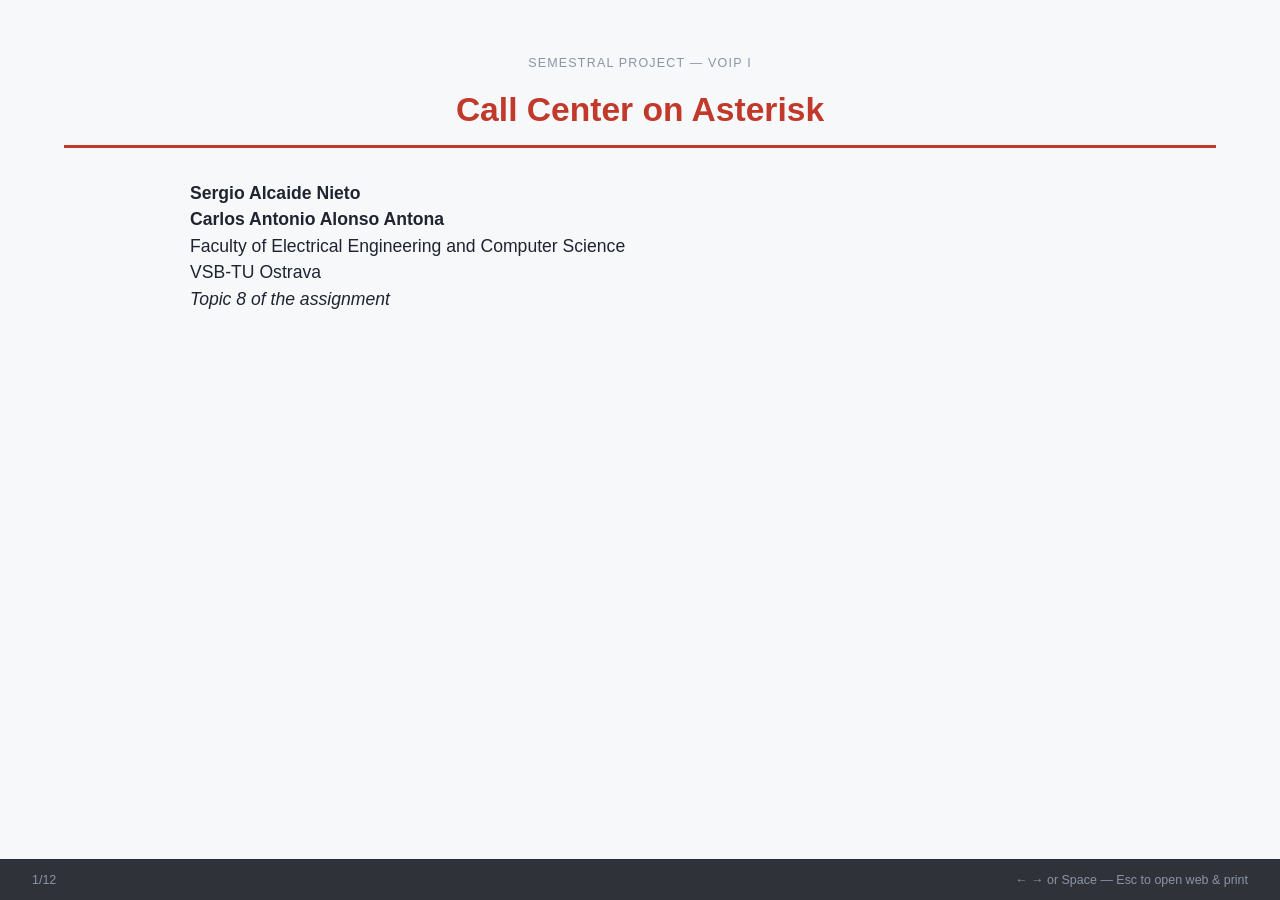
<file: presentation.html>
<!DOCTYPE html>
<html lang="en">
<head>
    <meta charset="UTF-8">
    <meta name="viewport" content="width=device-width, initial-scale=1.0">
    <title>Call Center on Asterisk — Presentation</title>
    <link rel="stylesheet" href="css/presentation.css">
    <link rel="stylesheet" href="css/styles.css">
</head>
<body>

    <div class="slide-deck">

        <!-- ================= SLIDE 1: TITLE ================= -->
        <section class="slide" id="s1">
            <header class="slide-header">
                <span class="slide-kicker">Semestral project — VoIP I</span>
                <h2>Call Center on Asterisk</h2>
            </header>
            <div class="slide-body">
                <p><strong>Sergio Alcaide Nieto</strong></p>
                <p><strong>Carlos Antonio Alonso Antona</strong></p>
                <p>Faculty of Electrical Engineering and Computer Science<br>VSB-TU Ostrava</p>
                <p><em>Topic 8 of the assignment</em></p>
            </div>
        </section>

        <!-- ================= SLIDE 2: CONTEXT ================= -->
        <section class="slide" id="s2">
            <header class="slide-header">
                <span class="slide-kicker">Context</span>
                <h2>What is a call center?</h2>
            </header>
            <div class="slide-body">
                <ul>
                    <li>A call center is the point of contact between a company and its customers by phone.</li>
                    <li>Core components: <strong>IVR</strong> (menus driven by DTMF), <strong>queues</strong>
                        (callers wait for agents), <strong>agents</strong> (operators).</li>
                    <li>Traditional solutions: proprietary platforms (Genesys, Cisco, Avaya) — expensive,
                        per-agent licensing, complex.</li>
                    <li>Open source alternative: <strong>Asterisk</strong> — the world&rsquo;s most popular
                        open-source communications project. Native support for IVR, queues, agents.</li>
                </ul>
            </div>
        </section>

        <!-- ================= SLIDE 3: WHAT WE BUILT ================= -->
        <section class="slide" id="s3">
            <header class="slide-header">
                <span class="slide-kicker">The built system</span>
                <h2>Call center with 3 pillars</h2>
            </header>
            <div class="slide-body">
                <pre class="callflow"><code>Caller &rarr; (500) &rarr; IVR menu &rarr; (1) &rarr; Sales queue &rarr; ringall
                                                  &rarr; Agent 2001 answers &rarr; call bridged
                Caller &rarr; (500) &rarr; IVR menu &rarr; (2) &rarr; Support queue &rarr; leastrecent
                                                  &rarr; Agent 2002 answers &rarr; call bridged
                Anyone &rarr; (500) &rarr; IVR menu &rarr; timeout &rarr; VoiceMail(1000)</code></pre>
                <div class="features">
                    <span class="feature"><strong>IVR</strong><br>Welcome menu, options 1–2–0</span>
                    <span class="feature"><strong>Queue: Sales</strong><br><code>ringall</code>, timeout 15 s</span>
                    <span class="feature"><strong>Queue: Support</strong><br><code>leastrecent</code>, timeout 20 s</span>
                    <span class="feature"><strong>Agents 2001/2002</strong><br>Dynamic login: <code>*88</code>/<code>*89</code></span>
                </div>
            </div>
        </section>

        <!-- ================= SLIDE 4: STATE OF THE ART ================= -->
        <section class="slide" id="s4">
            <header class="slide-header">
                <span class="slide-kicker">State of the art</span>
                <h2>Call centers evolution</h2>
            </header>
            <div class="slide-body">
                <ul>
                    <li><strong>Traditional (TDM):</strong> ACD on circuit-switched networks, rigid and vendor-locked.</li>
                    <li><strong>IP era (2000s):</strong> SIP-based contact centers — flexibility, agents anywhere.</li>
                    <li><strong>Cloud (2010s+):</strong> CCaaS (Genesys, Amazon Connect), paid per agent — omnichannel + AI.</li>
                </ul>
                <h3 class="subtitle">Open-source landscape</h3>
                <table class="soc">
                    <thead>
                        <tr><th>Platform</th><th>Role</th><th>Call center features</th></tr>
                    </thead>
                    <tbody>
                        <tr><td>Asterisk</td><td>PBX / media server</td><td>Native (queues, IVR, agents)</td></tr>
                        <tr><td>FreeSWITCH</td><td>PBX / media server</td><td>Native (modular, high load)</td></tr>
                        <tr><td>Kamailio</td><td>SIP proxy</td><td>Signaling only, high scalability</td></tr>
                    </tbody>
                </table>
                <ul>
                    <li><strong>Current trends:</strong> WebRTC agents (the &ldquo;website becomes the call center&rdquo;),
                        AI routing and speech recognition in cloud platforms.</li>
                </ul>
            </div>
        </section>

        <!-- ================= SLIDE 5: TECH - ASTERISK ================= -->
        <section class="slide" id="s5">
            <header class="slide-header">
                <span class="slide-kicker">Technology</span>
                <h2>Asterisk core</h2>
            </header>
            <div class="slide-body">
                <p><strong>Architecture:</strong> core + modules + channels + dialplan.</p>
                <pre class="callflow"><code>/etc/asterisk/
&#9500;&#9492;&#9492; pjsip.conf       &rarr; SIP accounts (PJSIP objects: transport, auth, AoR, endpoint)
&#9500;&#9492;&#9492; extensions.conf &rarr; dialplan (contexts, exten, priorities, IVR, queueing)
&#9500;&#9492;&#9492; queues.conf      &rarr; call queues (strategies, timeouts, announcements)
&#9500;&#9492;&#9492; voicemail.conf   &rarr; voicemail boxes
                </code></pre>
                <p><strong>Key point:</strong> every call goes through the dialplan, which decides
                    <em>who can call, where the call goes, who answers, what happened (CDR).</em></p>
            </div>
        </section>

        <!-- ================= SLIDE 6: TECH - PJSIP ================= -->
        <section class="slide" id="s6">
            <header class="slide-header">
                <span class="slide-kicker">Technology</span>
                <h2>Endpoint configuration (pjsip.conf)</h2>
            </header>
            <div class="slide-body">
                <pre class="callflow"><code>[transport-udp]
type=transport
protocol=udp
bind=0.0.0.0:5060

[auth-2001]
type=auth
username=2001
password=Secret2001!

[aor-2001]
type=aor
max_contacts=1

[2001]
type=endpoint
context=agent-control
allow=ulaw
dtmfmode=rfc2833
auth=auth-2001
aors=aor-2001
                </code></pre>
                <p class="note">Full listings (with the caller and the other agent) are in the
                    documentation: <a href="index.html#technology" class="doc-link">Technology section &rarr;</a></p>
            </div>
        </section>

        <!-- ================= SLIDE 7: TECH - DIALPLAN + IVR ================= -->
        <section class="slide" id="s7">
            <header class="slide-header">
                <span class="slide-kicker">Technology</span>
                <h2>Dialplan + IVR</h2>
            </header>
            <div class="slide-body">
                <pre class="callflow"><code>[ivr-main]
exten =&gt; s,1,Answer()
 same =&gt; n,Progress()                  ; early media
 same =&gt; n,Set(SELECTED_QUEUE=sales)   ; default destination
 same =&gt; n,Background(cc-welcome)      ; our recording: press 1, 2 or 0
 same =&gt; n,WaitExten(5)

exten =&gt; 1,1,Set(SELECTED_QUEUE=sales)   &rarr; Queue(${SELECTED_QUEUE},,,,120)
exten =&gt; 2,1,Set(SELECTED_QUEUE=support) &rarr; Queue(${SELECTED_QUEUE},,,,120)
                </code></pre>
                <p><strong>Design:</strong> instead of one dialplan branch per menu option, the IVR stores
                    the destination in a channel variable and sends all calls to a single
                    <code>Queue()</code> context — adding a new department means changing one line.</p>
            </div>
        </section>

        <!-- ================= SLIDE 8: DEMO ================= -->
        <section class="slide" id="s8">
            <header class="slide-header">
                <span class="slide-kicker">Demonstration</span>
                <h2>Laboratory setup</h2>
            </header>
            <div class="slide-body">
                <pre class="callflow"><code>   Windows (Dual Boot)                    Ubuntu VM - bridged
   ┌────────────────────────────┐     ┌──────────────────────────────┐
   │ Linphone 1000  (caller)    │────►│ Asterisk 20 (PJSIP)          │
   │ Linphone 2001  (agent)     │     │  · pjsip.conf                │
   │ Linphone 2002  (agent)     │     │  · extensions.conf + IVR     │
   │                            │◄────│  · queues.conf               │
   │                            │ RTP │  · CDR + AMI                 │
   │ Wireshark (capture)        │     └──────────────────────────────┘
   └────────────────────────────┘
                </code></pre>
                <ol>
                    <li>Caller 1000 dials <code>500</code> &rarr; IVR welcome prompt &rarr; evidence: <code>cc-ivr.png</code></li>
                    <li>Press <strong>1</strong> &rarr; sales queue &rarr; agents ring (<code>ringall</code>) &rarr; evidence: <code>cc-queue.png</code></li>
                    <li>Press <strong>2</strong> on a second call &rarr; support queue &rarr; evidence: <code>cc-second-queue.png</code></li>
                    <li>Hang up &rarr; check CDR row &rarr; evidence: <code>cc-cdr.png</code></li>
                    <li>Wireshark capture: SIP + RTP streams &rarr; evidence: <code>cc-wireshark.png</code></li>
                    <li>SIPp load test against the queue &rarr; statistics &rarr; evidence: <code>cc-load.png</code></li>
                </ol>
            </div>
        </section>

        <!-- ================= SLIDE 9: RESULTS ================= -->
        <section class="slide" id="s9">
            <header class="slide-header">
                <span class="slide-kicker">Measured results</span>
                <h2>Numbers from the lab</h2>
            </header>
            <div class="slide-body">
                <table class="soc">
                    <thead>
                        <tr><th>Metric</th><th>Manual scenario</th><th>SIPp load</th></tr>
                    </thead>
                    <tbody>
                        <tr><td>Calls generated</td><td class="num">TBD</td><td class="num">TBD</td></tr>
                        <tr><td>Calls answered by agent</td><td class="num">TBD</td><td class="num">TBD</td></tr>
                        <tr><td>Calls timed out / to voicemail</td><td class="num">TBD</td><td class="num">TBD</td></tr>
                        <tr><td>Max callers waiting</td><td class="num">TBD</td><td class="num">TBD</td></tr>
                        <tr><td>Average waiting time</td><td class="num">TBD</td><td class="num">TBD</td></tr>
                    </tbody>
                </table>
                <p class="note">A CDR sample is annotated in the documentation (<em>src, dst, duration, billsec,
                    disposition</em>) — to be filled after executing the lab.</p>
            </div>
        </section>

        <!-- ================= SLIDE 10: OPINION & CONTRIBUTION ================= -->
        <section class="slide" id="s10">
            <header class="slide-header">
                <span class="slide-kicker">Opinion &amp; contribution</span>
                <h2>Our own take on Asterisk</h2>
            </header>
            <div class="slide-body">
                <ul>
                    <li><strong>Positive:</strong> PJSIP + dialplan + <code>app_queue</code> form a complete,
                        zero-licence call center — many modules work together out of the box.</li>
                    <li><strong>Negative:</strong> steep learning curve, no default GUI, dialplan typos
                        silently change flows — we configured everything by hand to understand it.</li>
                    <li><strong>Our contribution:</strong> unified IVR→queue design via channel variable;
                        dynamic agent login with <code>*88</code>/<code>*89</code>; original eSpeak-ng prompts;
                        reproducible lab (SIPp + CDR + Wireshark) shipped with the docs.</li>
                </ul>
            </div>
        </section>

        <!-- ================= SLIDE 11: CONCLUSION ================= -->
        <section class="slide" id="s11">
            <header class="slide-header">
                <span class="slide-kicker">Conclusion</span>
                <h2>Result &amp; future work</h2>
            </header>
            <div class="slide-body">
                <p><strong>Delivered:</strong> a working open-source call center (IVR, queues, agents)
                    validated live and documented on GitHub Pages.</p>
                <p><strong>Future work:</strong></p>
                <ul>
                    <li>WebRTC-based browser agents (W3C standard; Asterisk as gateway)</li>
                    <li>Database-backed agents/rules + live dashboard via AMI events</li>
                    <li>TLS/SRTP encryption for signaling and media</li>
                    <li>AI routing and transcription in cloud-based stacks</li>
                </ul>
            </div>
        </section>

        <!-- ================= SLIDE 12: Q&A ================= -->
        <section class="slide" id="s12">
            <div class="slide-body slide-centered">
                <h2 class="big">Questions?</h2>
                <p>Thanks for your attention.</p>
                <div class="links">
                    <a href="https://qkizcua2.github.io/voip-callcenter/" target="_blank">Web: qkizcua2.github.io/voip-callcenter</a>
                </div>
            </div>
        </section>

        <!-- slide counter -->
        <footer class="slide-footer">
            <span class="slide-counter" id="slideCounter">1/12</span>
            <span class="slide-controls">&larr; &rarr; or Space — Esc to open web &amp; print</span>
        </footer>

    </div>

    <script src="js/presentation.js"></script>
</body>
</html>
</file>
<file: css/styles.css>
/* =========================================================
   Call Center on Asterisk — VoIP I semestral project
   Stylesheet
   ========================================================= */

:root {
    --bg: #f6f8fa;
    --surface: #ffffff;
    --text: #1f2430;
    --text-muted: #5b6472;
    --accent: #c0392b;
    --accent-dark: #96271b;
    --accent-soft: #fdecea;
    --nav-bg: #141922;
    --nav-text: #aeb7c4;
    --nav-text-active: #ffffff;
    --border: #e3e8ee;
    --code-bg: #141922;
    --code-text: #e6edf3;
    --info-bg: #eef5ff;
    --info-border: #2f6fd0;
    --max-width: 860px;
    --sidebar-width: 280px;
}

* {
    margin: 0;
    padding: 0;
    box-sizing: border-box;
}

html {
    scroll-behavior: smooth;
    scroll-padding-top: 2rem;
}

body {
    font-family: "Segoe UI", Roboto, "Helvetica Neue", Arial, sans-serif;
    background: var(--bg);
    color: var(--text);
    line-height: 1.65;
    font-size: 17px;
}

/* ---------------------------------------------------------
   Sidebar navigation
   --------------------------------------------------------- */

.sidebar {
    position: fixed;
    top: 0;
    left: 0;
    width: var(--sidebar-width);
    height: 100vh;
    background: var(--nav-bg);
    color: var(--nav-text);
    display: flex;
    flex-direction: column;
    padding: 1.6rem 1.2rem;
    overflow-y: auto;
    z-index: 100;
}

.sidebar-header .logo {
    display: block;
    color: #fff;
    font-weight: 700;
    font-size: 1.02rem;
    letter-spacing: 0.2px;
}

.sidebar-header .course {
    margin-top: 0.35rem;
    font-size: 0.8rem;
    color: var(--nav-text);
    text-transform: uppercase;
    letter-spacing: 0.8px;
}

.nav-links {
    list-style: none;
    margin-top: 1.8rem;
    flex: 1;
}

.nav-links li {
    margin-bottom: 0.15rem;
}

.nav-link {
    display: block;
    padding: 0.55rem 0.75rem;
    color: var(--nav-text);
    text-decoration: none;
    font-size: 0.92rem;
    border-radius: 6px;
    border-left: 3px solid transparent;
    transition: background 0.15s ease, color 0.15s ease;
}

.nav-link:hover {
    background: rgba(255, 255, 255, 0.07);
    color: #fff;
}

.nav-link.active {
    background: rgba(192, 57, 43, 0.25);
    color: var(--nav-text-active);
    border-left-color: var(--accent);
    font-weight: 600;
}

.sidebar-footer {
    border-top: 1px solid rgba(255, 255, 255, 0.12);
    padding-top: 1rem;
    font-size: 0.82rem;
    color: var(--nav-text);
    line-height: 1.5;
}

/* ---------------------------------------------------------
   Mobile navigation toggle
   --------------------------------------------------------- */

.nav-toggle {
    display: none;
    position: fixed;
    top: 0.9rem;
    left: 0.9rem;
    z-index: 200;
    width: 44px;
    height: 44px;
    background: var(--nav-bg);
    border: none;
    border-radius: 8px;
    cursor: pointer;
    flex-direction: column;
    justify-content: center;
    align-items: center;
    gap: 5px;
}

.nav-toggle span {
    display: block;
    width: 20px;
    height: 2px;
    background: #fff;
    transition: transform 0.2s ease, opacity 0.2s ease;
}

/* ---------------------------------------------------------
   Main content
   --------------------------------------------------------- */

.content {
    margin-left: var(--sidebar-width);
    padding: 0 2.5rem 4rem;
}

/* Hero / title */

.hero {
    background: var(--surface);
    border-bottom: 1px solid var(--border);
    margin: 0 -2.5rem 3rem;
    padding: 3.5rem 2.5rem 3rem;
    text-align: center;
}

.hero .kicker {
    font-size: 0.82rem;
    text-transform: uppercase;
    letter-spacing: 1.4px;
    color: var(--text-muted);
    margin-bottom: 1.2rem;
}

.hero h1 {
    font-size: clamp(2rem, 4.5vw, 3.1rem);
    line-height: 1.15;
    color: var(--accent-dark);
    margin-bottom: 0.6rem;
}

.hero .subtitle {
    font-size: 1.15rem;
    color: var(--text-muted);
    margin-bottom: 2rem;
}

.authors {
    display: flex;
    justify-content: center;
    gap: 1rem;
    flex-wrap: wrap;
    margin-bottom: 1.6rem;
}

.author {
    background: var(--accent-soft);
    border: 1px solid #f3c6c1;
    border-radius: 8px;
    padding: 0.6rem 1.4rem;
}

.author-name {
    font-weight: 600;
    color: var(--accent-dark);
}

.course-meta {
    font-size: 0.92rem;
    color: var(--text-muted);
}

/* Sections */

.section {
    background: var(--surface);
    border: 1px solid var(--border);
    border-radius: 10px;
    padding: 2.2rem 2.6rem;
    margin-bottom: 2rem;
    max-width: var(--max-width);
}

.section h2 {
    font-size: 1.6rem;
    margin-bottom: 1.2rem;
    padding-bottom: 0.7rem;
    border-bottom: 2px solid var(--accent-soft);
    display: flex;
    align-items: center;
    gap: 0.7rem;
}

.section-number {
    display: inline-flex;
    align-items: center;
    justify-content: center;
    min-width: 2rem;
    height: 2rem;
    background: var(--accent);
    color: #fff;
    border-radius: 50%;
    font-size: 0.95rem;
    font-weight: 700;
}

.section h3 {
    font-size: 1.18rem;
    margin: 1.6rem 0 0.7rem;
    color: var(--accent-dark);
}

.section p {
    margin-bottom: 1rem;
    text-align: justify;
}

.section a {
    color: var(--info-border);
    text-decoration: none;
}

.section a:hover {
    text-decoration: underline;
}

/* Callout boxes */

.callout {
    border-radius: 8px;
    padding: 1rem 1.2rem;
    margin: 1.4rem 0 0.4rem;
    font-size: 0.97rem;
}

.callout.info {
    background: var(--info-bg);
    border-left: 4px solid var(--info-border);
}

/* Pending-section placeholder */

.pending {
    background: #fbfcfe;
    border: 1px dashed #c4ccd6;
    border-radius: 8px;
    padding: 1.2rem 1.4rem;
    color: var(--text-muted);
    font-size: 0.95rem;
}

/* Code */

code {
    font-family: Consolas, "SF Mono", "Courier New", monospace;
    font-size: 0.88em;
    background: #eef1f5;
    padding: 0.12em 0.4em;
    border-radius: 4px;
    color: #b03030;
}

pre {
    background: var(--code-bg);
    color: var(--code-text);
    padding: 1.1rem 1.3rem;
    border-radius: 8px;
    overflow-x: auto;
    margin: 1.2rem 0;
    font-size: 0.86rem;
    line-height: 1.55;
}

pre code {
    background: none;
    color: inherit;
    padding: 0;
    font-size: inherit;
}

/* Tables */

table {
    width: 100%;
    border-collapse: collapse;
    margin: 1.2rem 0;
    font-size: 0.94rem;
}

th, td {
    border: 1px solid var(--border);
    padding: 0.6rem 0.8rem;
    text-align: left;
}

th {
    background: var(--accent-soft);
    color: var(--accent-dark);
}

tr:nth-child(even) td {
    background: #fafbfd;
}

/* Listing captions */

.listing-caption {
    font-size: 0.84rem;
    color: var(--text-muted);
    text-align: center;
    margin: 1.1rem 0 -0.7rem;
    font-style: italic;
}

/* References */

.references-list {
    padding-left: 1.4rem;
}

.references-list li {
    margin-bottom: 0.75rem;
    font-size: 0.95rem;
    padding-left: 0.3rem;
}

.references-list li:target {
    background: var(--accent-soft);
    border-radius: 6px;
    outline: 2px solid var(--accent);
    padding: 0.4rem 0.6rem;
}

/* Footer */

.page-footer {
    max-width: var(--max-width);
    text-align: center;
    color: var(--text-muted);
    font-size: 0.85rem;
    padding-top: 1rem;
    line-height: 1.7;
}

/* ---------------------------------------------------------
   Responsive
   --------------------------------------------------------- */

@media (max-width: 900px) {
    .nav-toggle {
        display: flex;
    }

    .sidebar {
        transform: translateX(-100%);
        transition: transform 0.25s ease;
        width: 260px;
    }

    .sidebar.open {
        transform: translateX(0);
        box-shadow: 4px 0 24px rgba(0, 0, 0, 0.35);
    }

    .content {
        margin-left: 0;
        padding: 4.5rem 1.1rem 3rem;
    }

    .hero {
        margin: -4.5rem -1.1rem 2rem;
        padding: 3.5rem 1.2rem 2.4rem;
    }

    .section {
        padding: 1.6rem 1.3rem;
    }
}
</file>
<file: css/presentation.css>
/* =========================================================
   Presentation slides — Call Center on Asterisk
   ========================================================= */

:root {
    --bg: #0d1017;
    --fg: #f0f3f8;
    --muted: #8b94a6;
    --accent: #c0392b;
    --code-bg: #161922;
}

* {
    margin: 0;
    padding: 0;
    box-sizing: border-box;
}

html, body {
    height: 100%;
    overflow: hidden;
    font-family: "Segoe UI", Roboto, "Helvetica Neue", Arial, sans-serif;
    background: var(--bg);
    color: var(--fg);
}

/* ---------------------------------------------------------
   Slide deck
   --------------------------------------------------------- */

.slide-deck {
    position: relative;
    height: 100%;
    display: grid;
    place-items: center;
}

.slide {
    display: none;
    width: 100%;
    height: 100%;
    padding: 3rem 4rem;
    overflow-y: auto;
}

.slide.active {
    display: block;
}

.slide-header {
    text-align: center;
    margin-bottom: 2rem;
}

.slide-kicker {
    display: inline-block;
    text-transform: uppercase;
    letter-spacing: 1.2px;
    font-size: 0.78rem;
    color: var(--muted);
    margin-bottom: 0.5rem;
}

.slide-header h2 {
    font-size: 2.1rem;
    color: var(--accent);
    border-bottom: 3px solid var(--accent);
    padding-bottom: 0.5rem;
}

.slide-body {
    max-width: 900px;
    margin: 0 auto;
    font-size: 1.1rem;
    line-height: 1.5;
}

.slide-body h3.subtitle {
    color: #e6e9ee;
    margin: 0.8rem 0 0.3rem;
    font-size: 1rem;
    text-decoration: underline;
}

.slide-body ul,
.slide-body ol {
    margin: 0.6rem 0 0.6rem 1.4rem;
}

.slide-body li {
    margin-bottom: 0.4rem;
}

/* Code blocks & diagrams */

pre.callflow {
    background: var(--code-bg);
    border: 1px solid #2a3040;
    border-radius: 8px;
    padding: 1rem 1.2rem;
    margin: 0.8rem 0;
    font-size: 0.85rem;
    line-height: 1.6;
    overflow-x: auto;
    font-family: Consolas, "SF Mono", "Courier New", monospace;
}

pre.callflow code {
    color: #a6d8ff;
}

.slide-body code {
    font-family: Consolas, "SF Mono", "Courier New", monospace;
    font-size: 0.85em;
    background: #1d2130;
    padding: 0.1em 0.35em;
    border-radius: 4px;
    color: #f5b8ff;
}

/* Feature cards (what we built) */

.features {
    display: flex;
    gap: 0.7rem;
    margin-top: 1rem;
    flex-wrap: wrap;
}

.feature {
    flex: 1;
    min-width: 130px;
    background: #1b2130;
    border: 1px solid #262d42;
    border-radius: 8px;
    padding: 0.8rem;
    font-size: 0.95rem;
}

/* Tables */

table.soc {
    width: 100%;
    border-collapse: collapse;
    margin: 0.9rem 0;
    font-size: 0.92rem;
    background: #121a26;
    border: 1px solid #262d42;
}

table.soc th,
table.soc td {
    border: 1px solid #262d42;
    padding: 0.5rem 0.7rem;
    text-align: left;
}

table.soc th {
    background: #0e1320;
    color: var(--accent);
    font-weight: 600;
}

table.soc td.num {
    color: #9aa4b8;
}

/* Miscellaneous */

.note {
    color: var(--muted);
    font-size: 0.9rem;
}

.doc-link {
    color: #7fb3f6;
    text-decoration: none;
}

.doc-link:hover {
    text-decoration: underline;
}

.slide-centered {
    text-align: center;
}

.slide-centered h2.big {
    font-size: 3.2rem;
    margin: 1rem 0;
}

.links a {
    display: inline-block;
    background: var(--accent);
    color: #fff;
    padding: 0.7rem 1.6rem;
    border-radius: 6px;
    text-decoration: none;
    margin-top: 1.2rem;
}

.links a:hover {
    background: #a8352a;
}

/* ---------------------------------------------------------
   Footer
   --------------------------------------------------------- */

.slide-footer {
    position: fixed;
    bottom: 0;
    left: 0;
    right: 0;
    display: flex;
    justify-content: space-between;
    align-items: center;
    padding: 0.6rem 2rem;
    font-size: 0.78rem;
    color: var(--muted);
    background: rgba(13, 16, 23, 0.85);
    border-top: 1px solid #262d42;
    z-index: 10;
}

/* Print support: all slides stacked, page numbers */
@media print {
    .slide-deck {
        display: block;
    }

    .slide {
        display: block;
        page-break-after: always;
        height: auto;
        min-height: 100vh;
    }

    .slide-footer {
        display: none;
    }

    body {
        overflow: visible;
        background: #fff;
        color: #000;
    }

    .slide-header h2 {
        color: #333;
        border-bottom-color: #bbb;
    }

    pre.callflow {
        background: #1e1e1e;
        border-color: #bbb;
        color: #e0e0e0;
    }

    pre.callflow code {
        color: #a6d8ff;
    }
}
</file>
